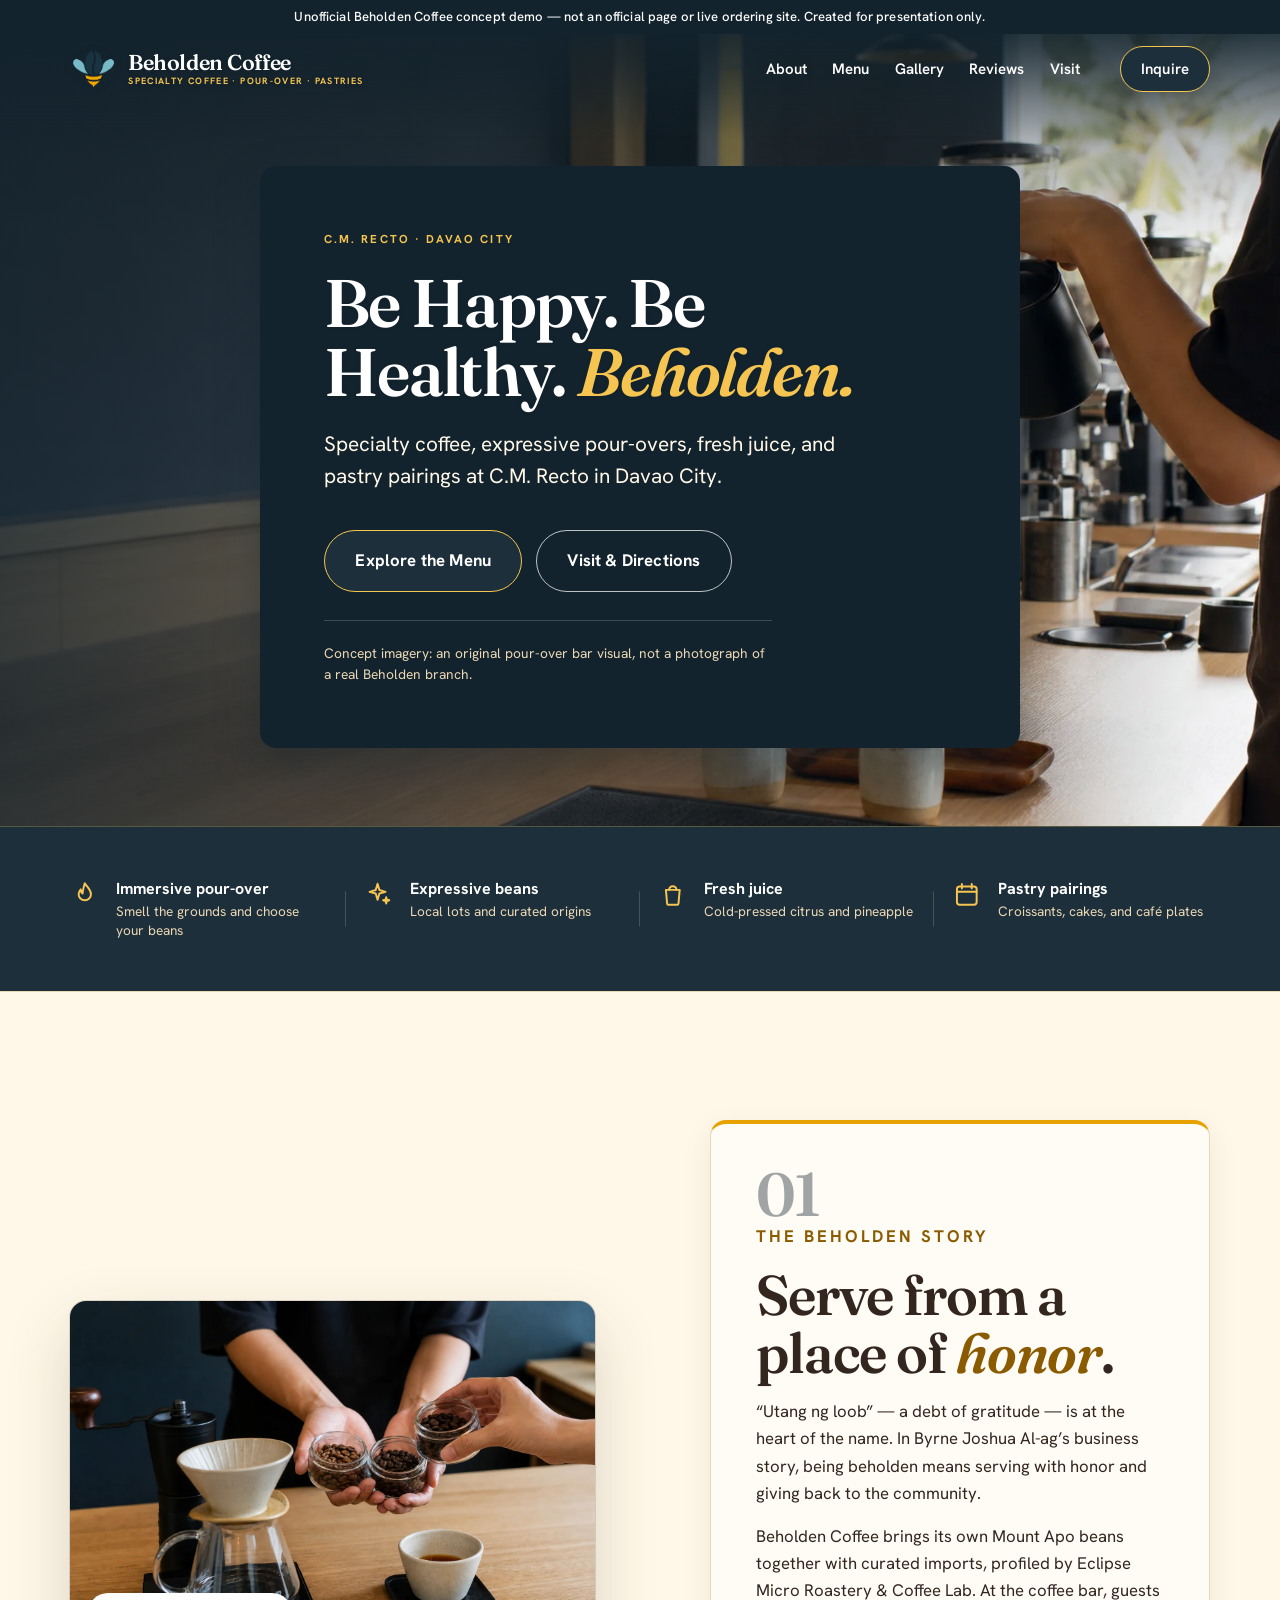
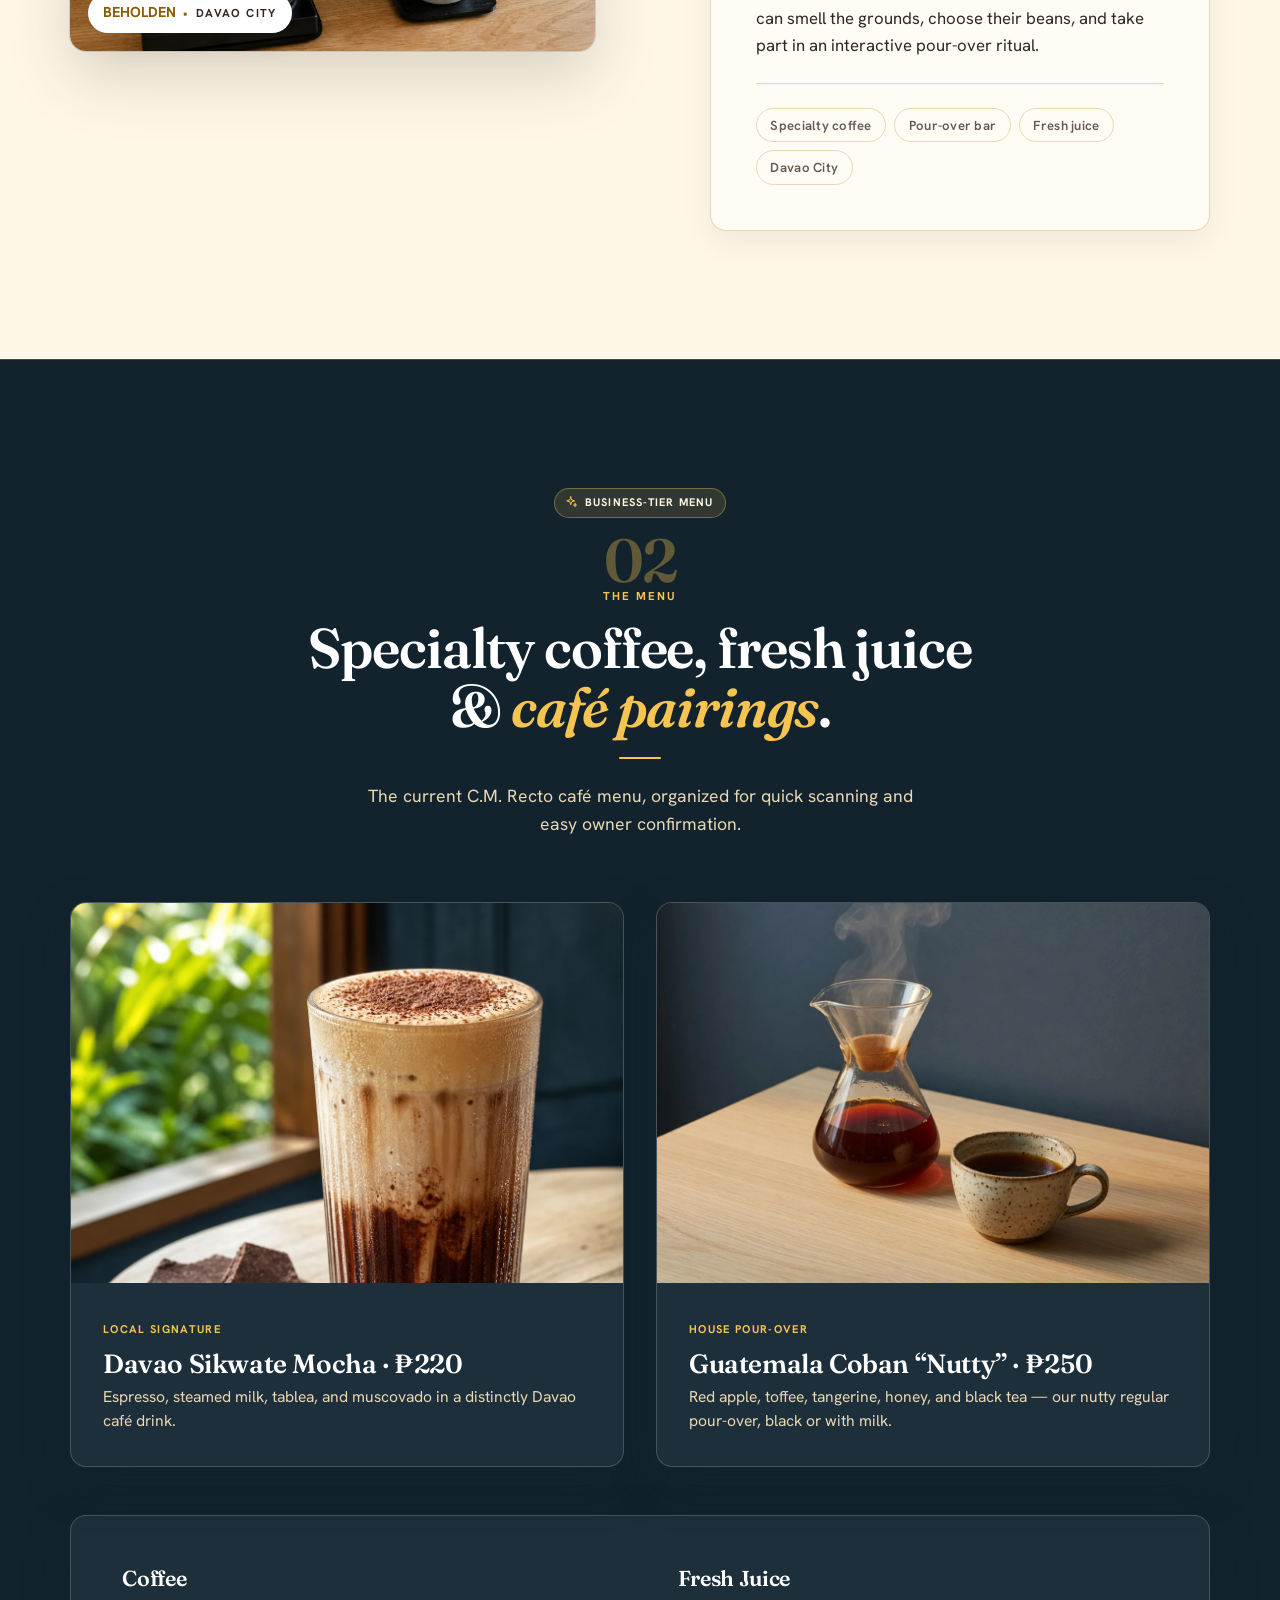
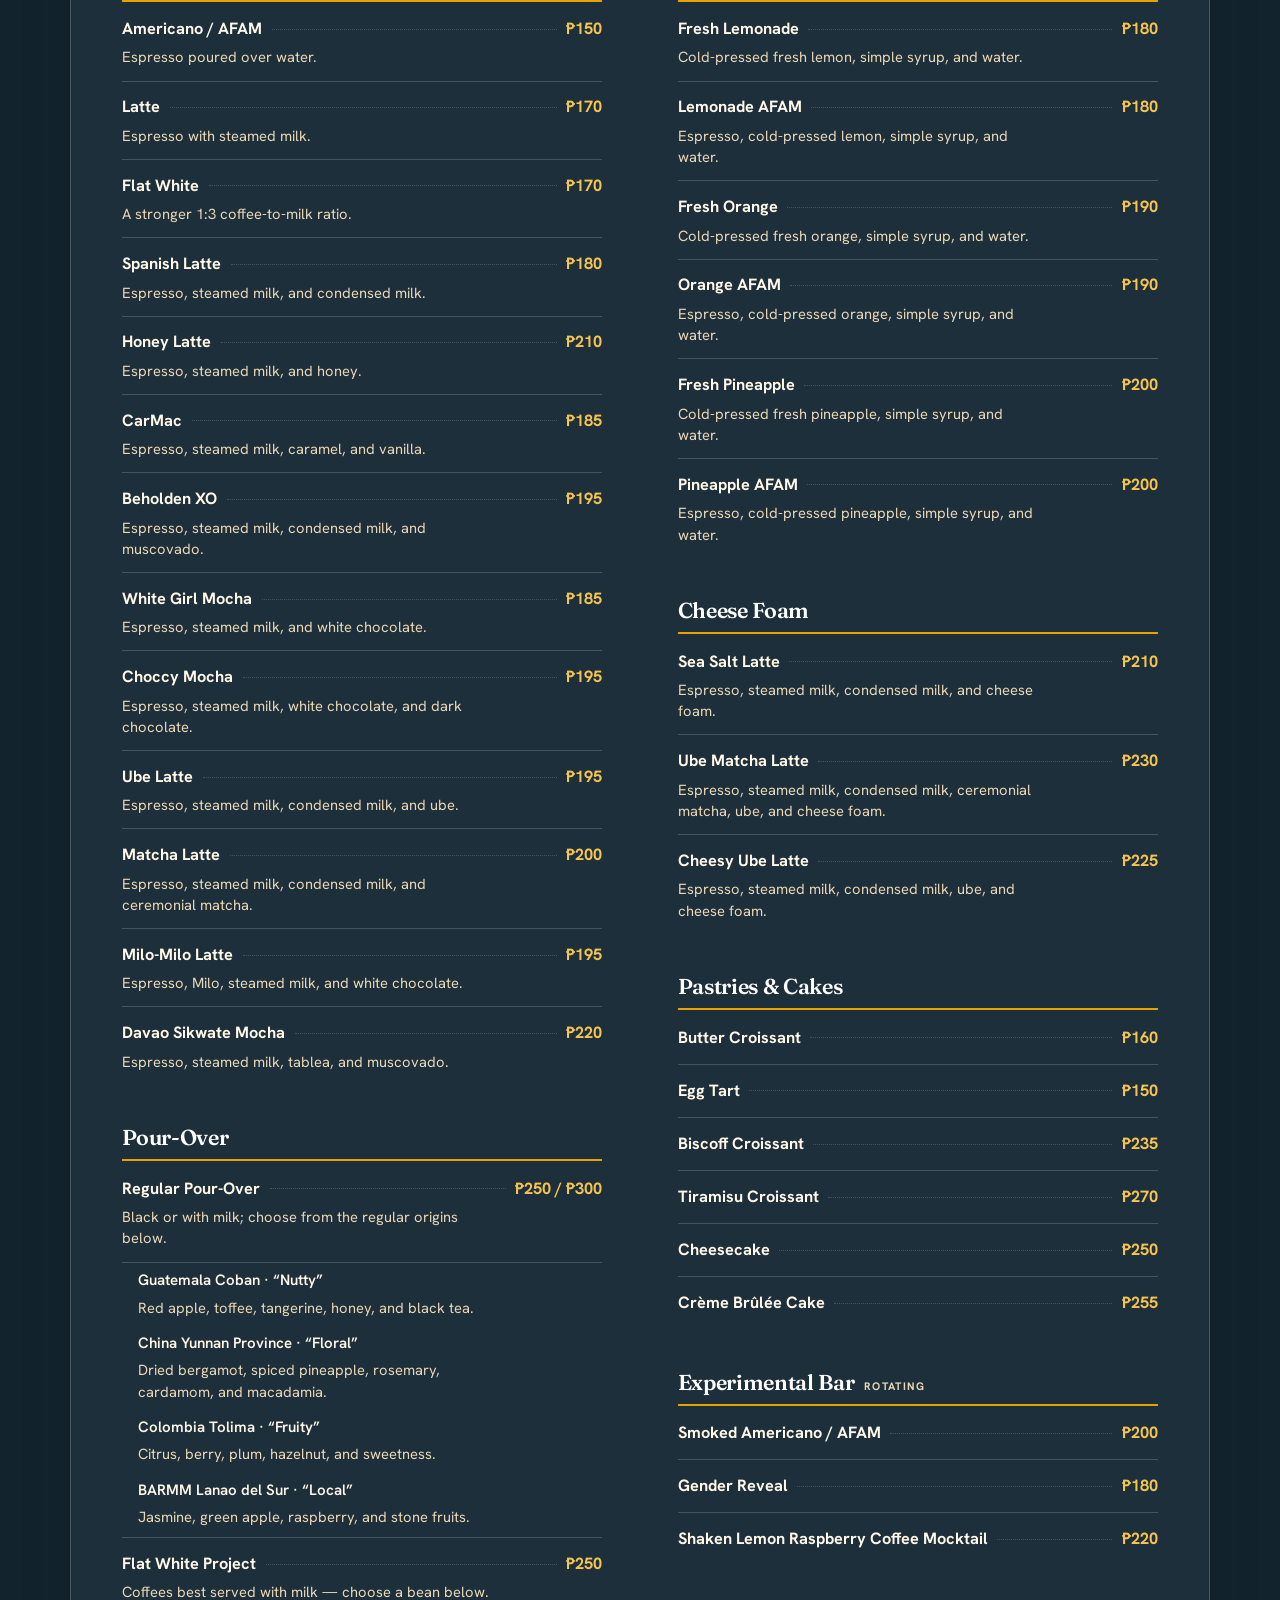
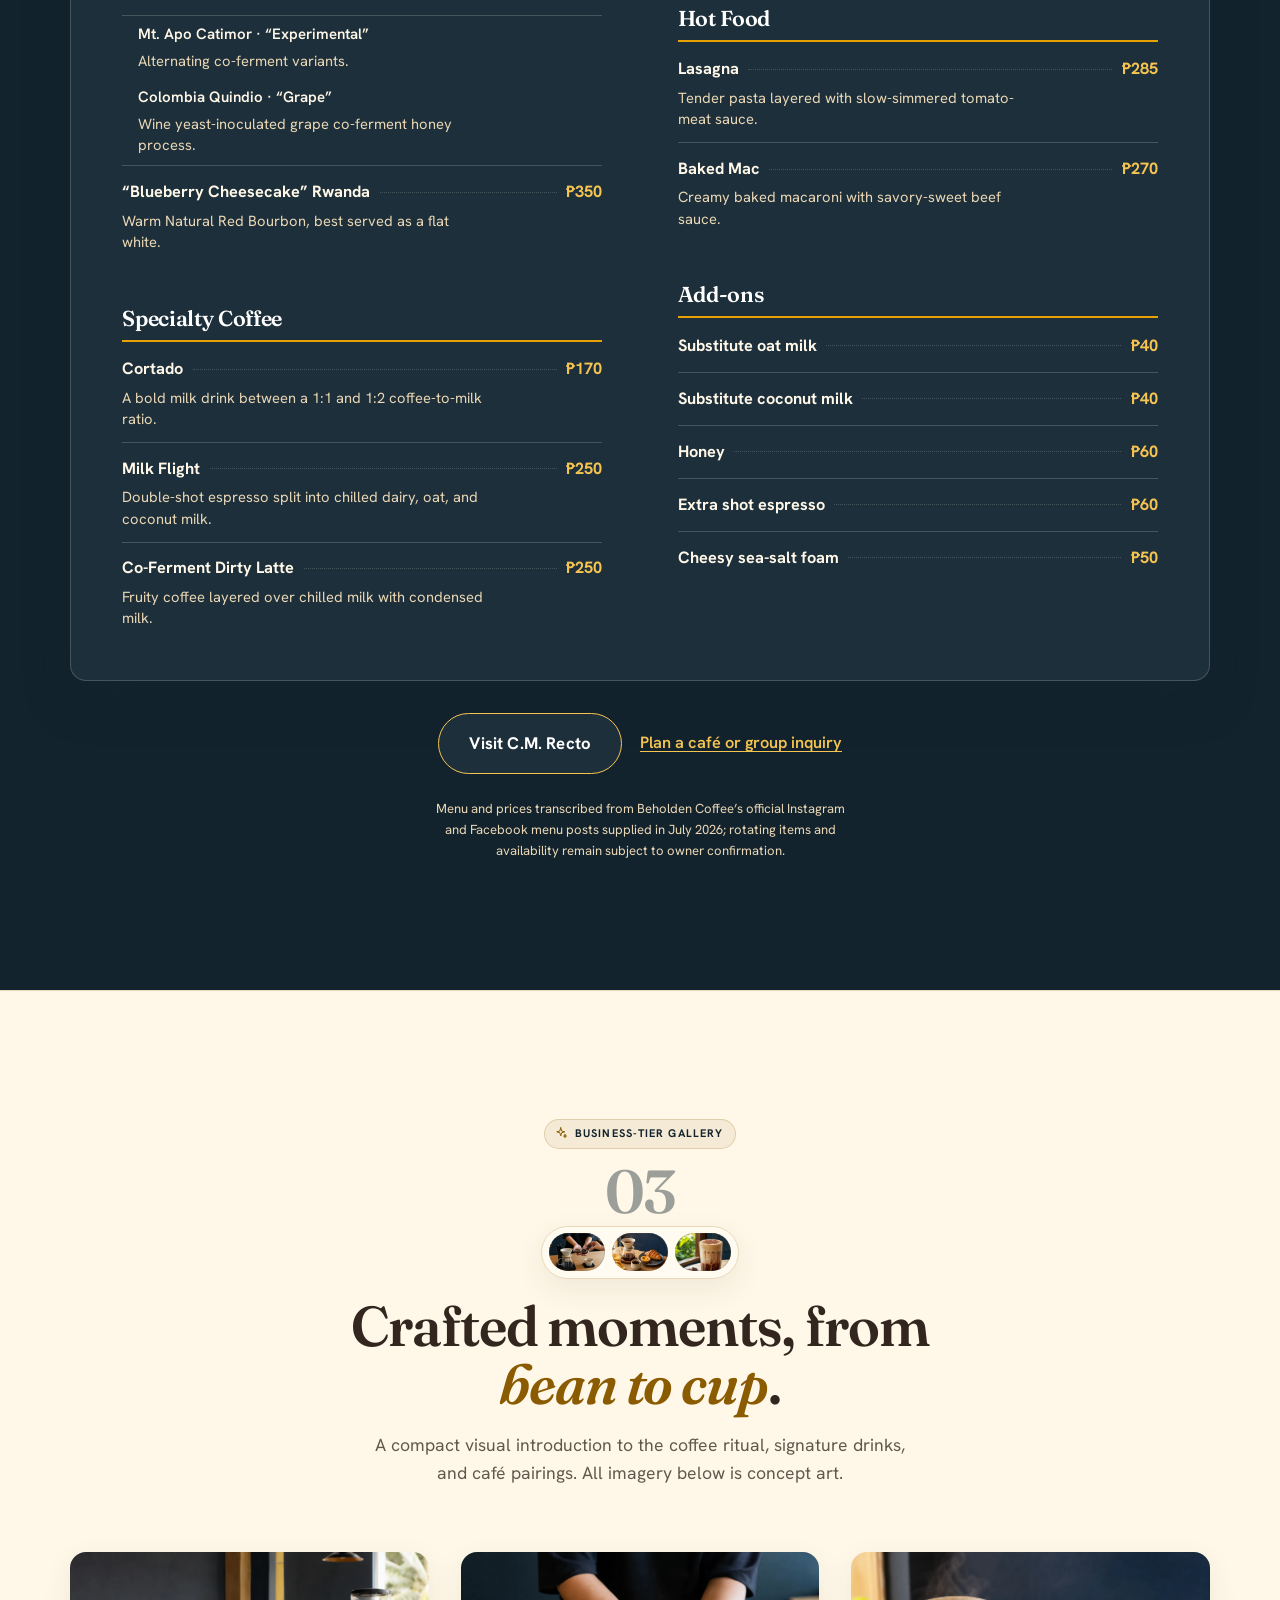
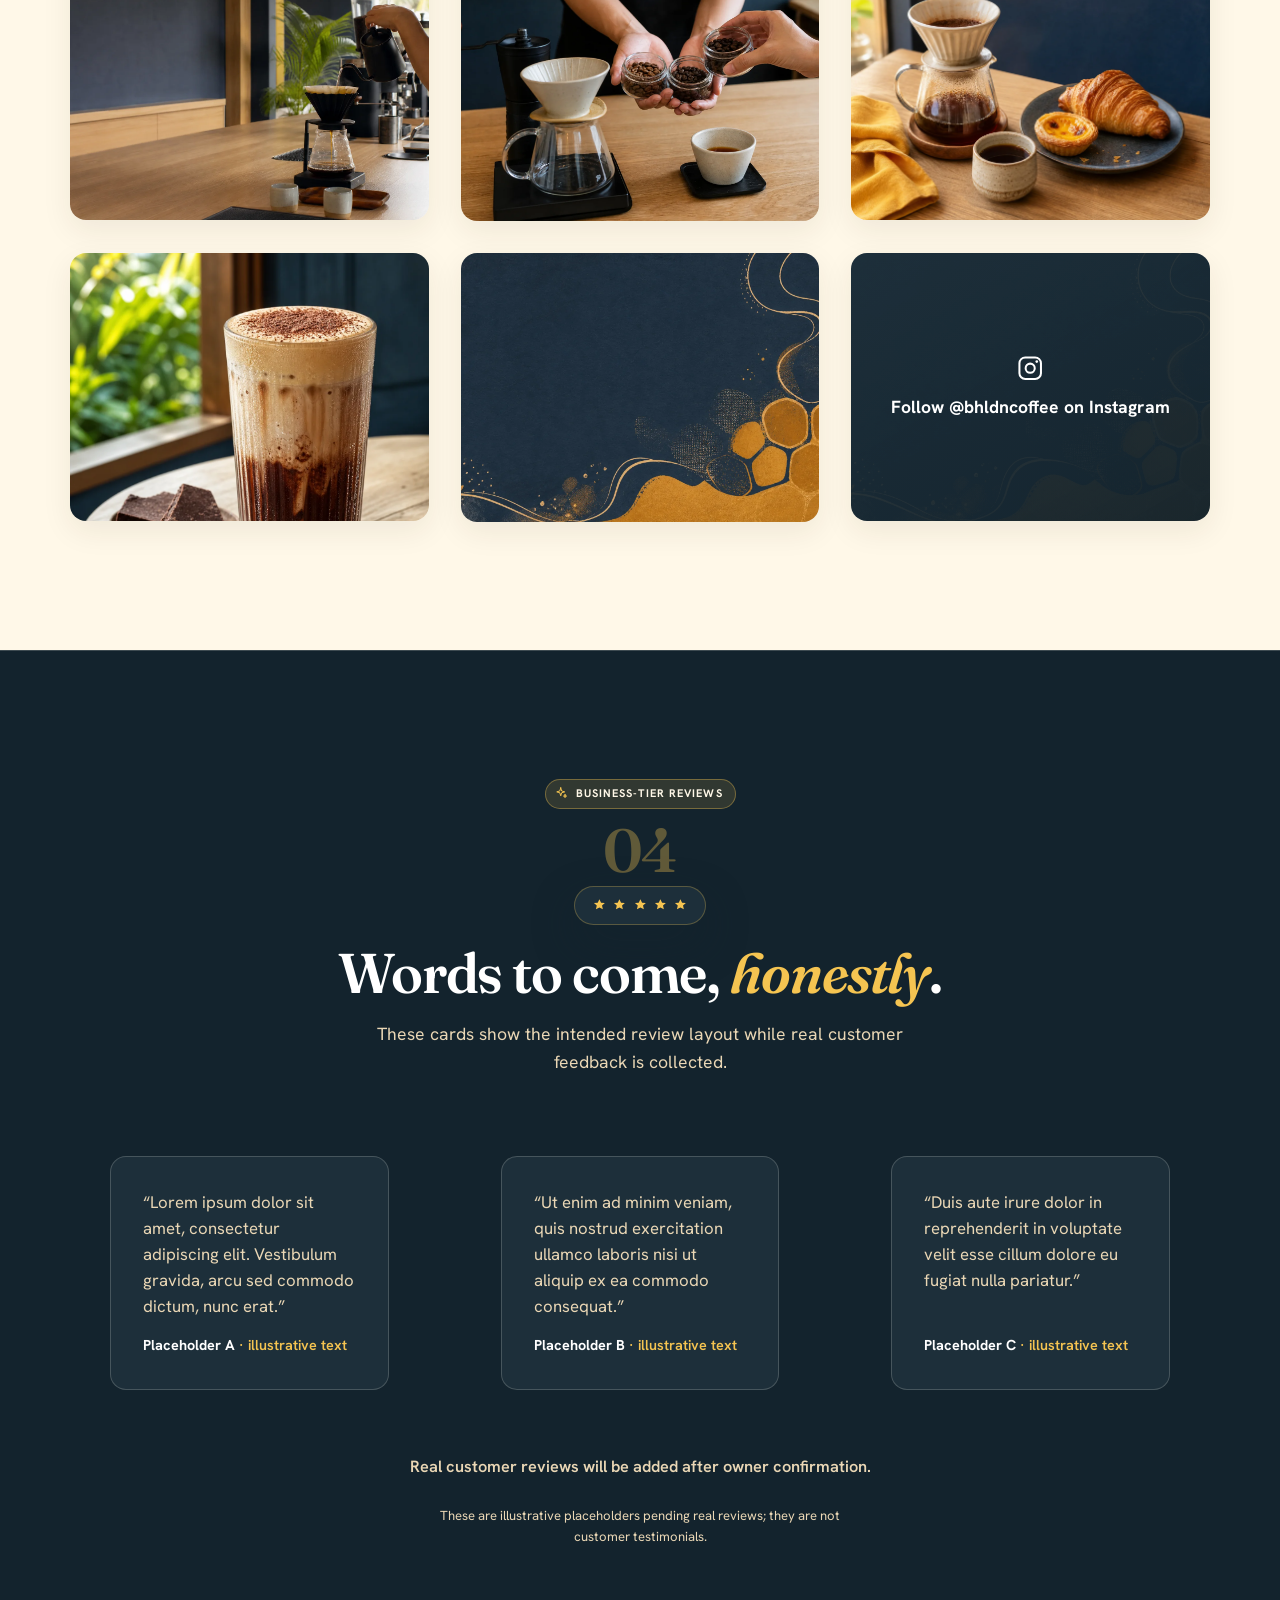
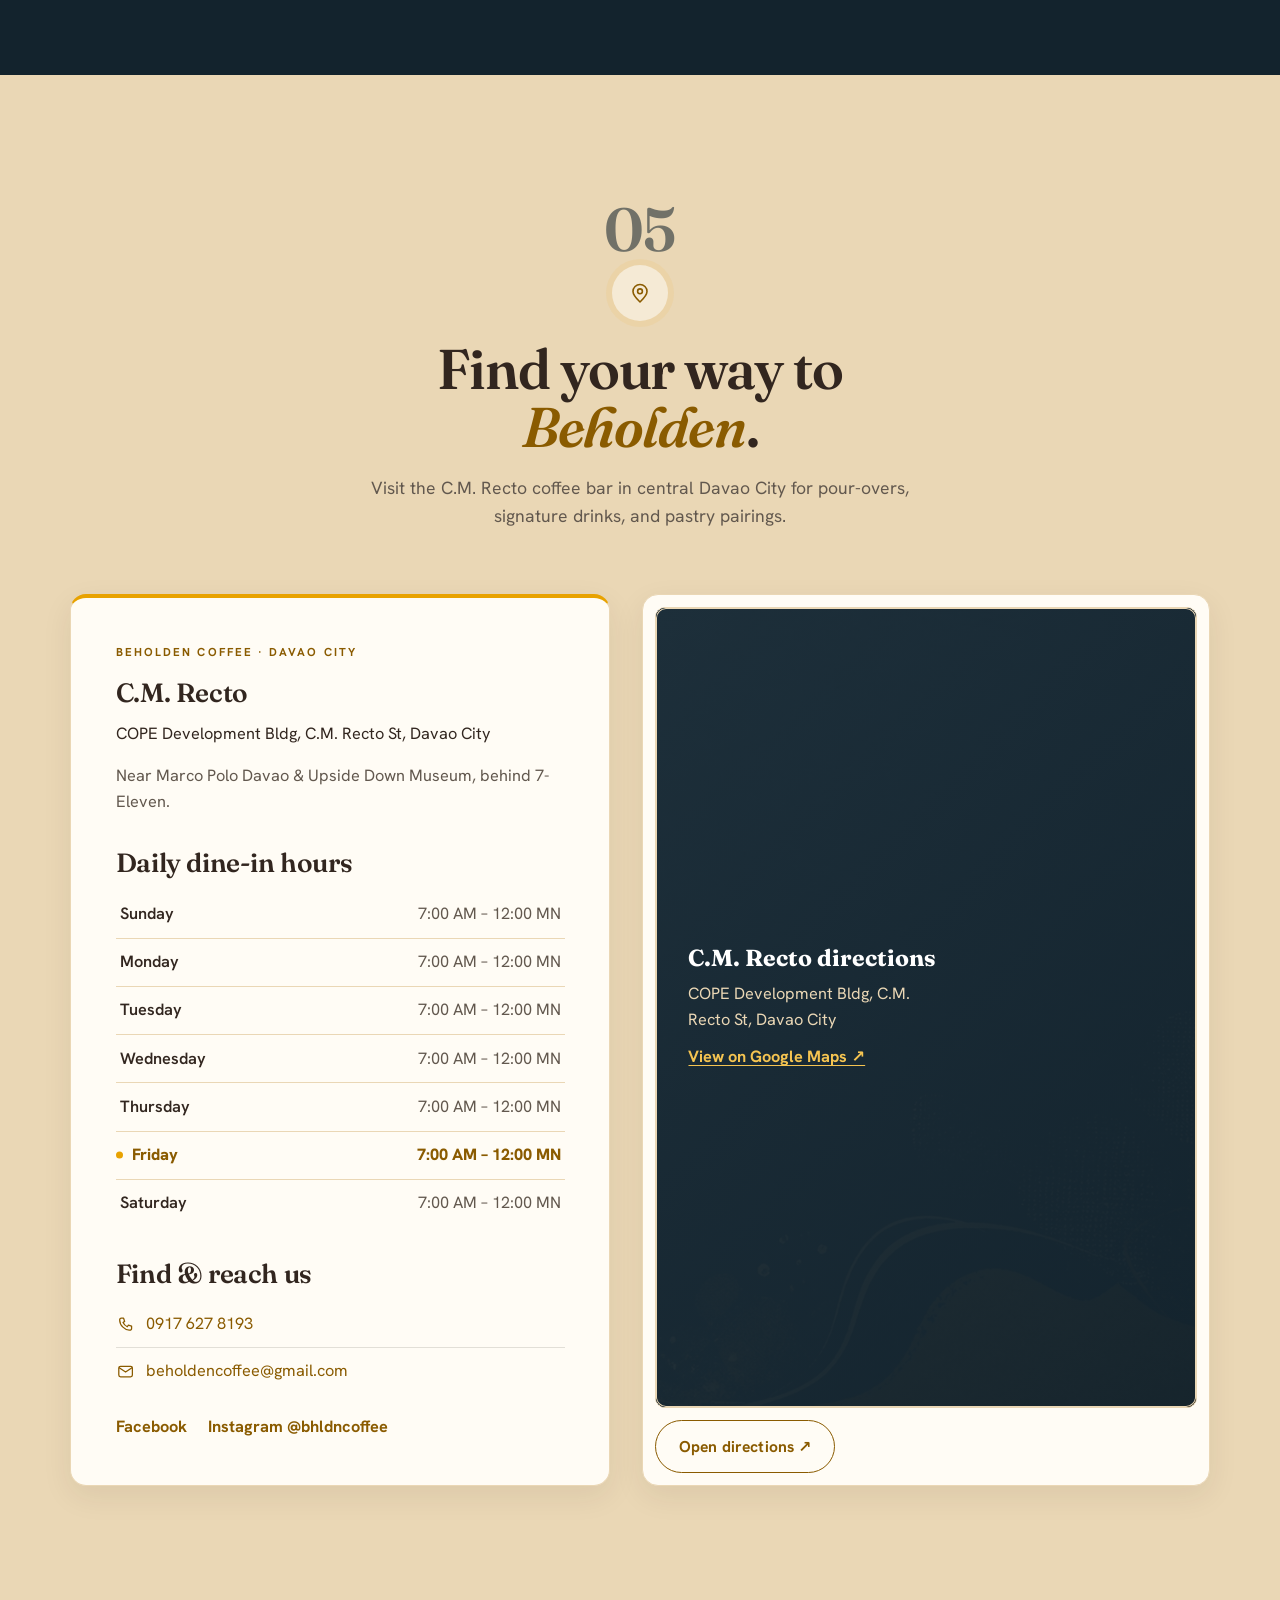
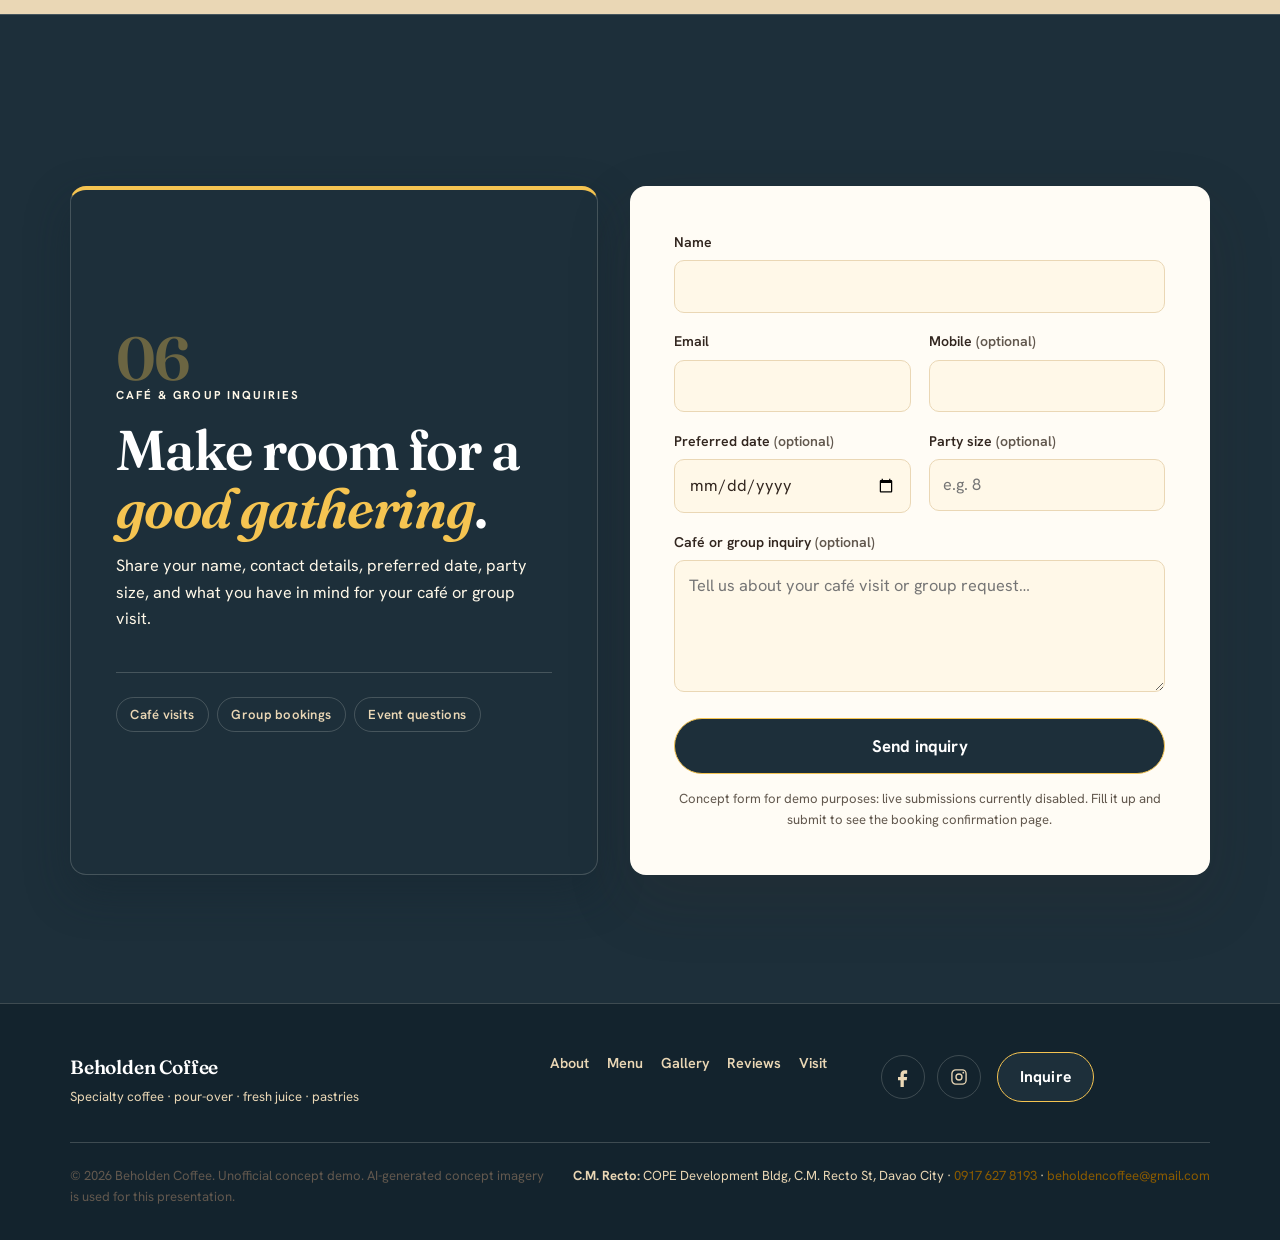
<file: index.html>
<!DOCTYPE html>
<html lang="en">
<head>
<meta charset="utf-8">
<meta name="viewport" content="width=device-width, initial-scale=1">

<title>Beholden Coffee — Specialty Coffee at C.M. Recto, Davao City</title>
<meta name="description" content="Visit Beholden Coffee at C.M. Recto in Davao City for specialty coffee, expressive pour-overs, fresh juice, pastries, and café plates.">
<meta name="theme-color" content="#E8A200">
<link rel="canonical" href="https://demo-beholdencoffee.netlify.app/">
<link rel="preload" as="image" href="/assets/hero-pour-over-bar.webp">

<!-- Teaser-demo hardening: keep this page out of search until owner confirmation. -->
<meta name="robots" content="noindex, nofollow">

<!-- Open Graph / social cards -->
<meta property="og:type" content="restaurant">
<meta property="og:site_name" content="Beholden Coffee">
<meta property="og:locale" content="en_PH">
<meta property="og:title" content="Beholden Coffee — Specialty Coffee in Davao City">
<meta property="og:description" content="Specialty coffee, expressive pour-overs, fresh juice, pastries, and café plates at C.M. Recto in Davao City.">
<meta property="og:image" content="https://demo-beholdencoffee.netlify.app/assets/hero-pour-over-bar.png">
<meta property="og:image:width" content="1672">
<meta property="og:image:height" content="941">
<meta property="og:image:alt" content="Concept imagery of a barista pouring coffee at a contemporary specialty coffee bar">
<meta property="og:url" content="https://demo-beholdencoffee.netlify.app/">
<meta name="twitter:card" content="summary_large_image">
<meta name="twitter:title" content="Beholden Coffee — Specialty Coffee in Davao City">
<meta name="twitter:description" content="Specialty coffee, expressive pour-overs, fresh juice, pastries, and café plates at C.M. Recto in Davao City.">
<meta name="twitter:image" content="https://demo-beholdencoffee.netlify.app/assets/hero-pour-over-bar.png">
<meta name="twitter:image:alt" content="Concept imagery of a barista pouring coffee at a contemporary specialty coffee bar">

<link rel="icon" href="/favicon.ico" sizes="any">
<link rel="icon" type="image/png" sizes="32x32" href="/assets/favicon-32.png">
<link rel="icon" type="image/png" sizes="16x16" href="/assets/favicon-16.png">
<link rel="apple-touch-icon" href="/assets/apple-touch-icon.png">
<link rel="manifest" href="/site.webmanifest">

<!-- Fonts — two families only: Fraunces (display) + Hanken Grotesk (text/UI) -->
<link rel="preconnect" href="https://fonts.googleapis.com">
<link rel="preconnect" href="https://fonts.gstatic.com" crossorigin>
<link href="https://fonts.googleapis.com/css2?family=Fraunces:ital,opsz,wght@0,9..144,400;0,9..144,500;0,9..144,600;0,9..144,700;1,9..144,500;1,9..144,600&amp;family=Hanken+Grotesk:wght@400;500;600;700;800&amp;display=swap" rel="stylesheet">

<link rel="stylesheet" href="/styles.css">

<!-- Structured data: the active C.M. Recto café. -->
<script type="application/ld+json">
{
  "@context": "https://schema.org",
  "@graph": [{
      "@type": "Restaurant",
      "@id": "https://demo-beholdencoffee.netlify.app/#cm-recto",
      "name": "Beholden Coffee — C.M. Recto",
      "url": "https://demo-beholdencoffee.netlify.app/#visit",
      "hasMenu": "https://demo-beholdencoffee.netlify.app/#menu",
      "telephone": "+63 917 627 8193",
      "email": "beholdencoffee@gmail.com",
      "sameAs": [
        "https://www.facebook.com/bhldncoffee/",
        "https://www.instagram.com/bhldncoffee/"
      ],
      "servesCuisine": ["Coffee", "Cafe"],
      "priceRange": "₱₱",
      "address": {
        "@type": "PostalAddress",
        "streetAddress": "COPE Development Bldg, C.M. Recto St, Davao City",
        "addressLocality": "Davao City",
        "addressCountry": "PH"
      },
      "openingHoursSpecification": [
        {
          "@type": "OpeningHoursSpecification",
          "dayOfWeek": ["Sunday", "Monday", "Tuesday", "Wednesday", "Thursday", "Friday", "Saturday"],
          "opens": "07:00",
          "closes": "24:00"
        }
      ]
    }]
}
</script>
</head>

<body>
<a class="skip-link" href="#main">Skip to content</a>

<div class="demo-banner" role="note">
  Unofficial Beholden Coffee concept demo — not an official page or live ordering site. Created for presentation only.
</div>

<!-- Inline line-icon set supporting the original logo lockup. -->
<svg width="0" height="0" style="position:absolute" aria-hidden="true" focusable="false">
  <defs>
    <symbol id="i-flame" viewBox="0 0 24 24"><path d="M12 2.6c2 3.4 5 5 5 8.9a5 5 0 0 1-10 0c0-1.6.7-2.9 1.7-3.9.1 1.7.6 2.8 1.5 3.3.2-2.8 1-5.6 1.8-8.3Z"/></symbol>
    <symbol id="i-sparkle" viewBox="0 0 24 24"><path d="M11 3l1.5 5.1L17.5 9.6 12.5 11 11 16l-1.5-5L4.5 9.6 9.5 8.1 11 3Z"/><path d="M18 14l.55 1.9 1.95.55-1.95.55L18 19l-.55-2-1.95-.55 1.95-.55L18 14Z"/></symbol>
    <symbol id="i-bag" viewBox="0 0 24 24"><path d="M6.4 8h11.2l-1 11.1a1 1 0 0 1-1 .9H8.4a1 1 0 0 1-1-.9L6.4 8Z"/><path d="M9 8a3 3 0 0 1 6 0"/></symbol>
    <symbol id="i-calendar" viewBox="0 0 24 24"><rect x="4" y="5.2" width="16" height="14.8" rx="2.2"/><path d="M4 9.6h16"/><path d="M8 3.2v3.6M16 3.2v3.6"/></symbol>
    <symbol id="i-pin" viewBox="0 0 24 24"><path d="M12 21c4.2-4 7-7.1 7-10.5A7 7 0 0 0 5 10.5C5 13.9 7.8 17 12 21Z"/><circle cx="12" cy="10.3" r="2.4"/></symbol>
    <symbol id="i-phone" viewBox="0 0 24 24"><path d="M6.6 4h2.9l1.3 4-2 1.4a11 11 0 0 0 5.3 5.3l1.4-2 4 1.3v2.9a2 2 0 0 1-2.2 2C11.2 19.4 4.6 12.8 4.6 6.2A2 2 0 0 1 6.6 4Z"/></symbol>
    <symbol id="i-mail" viewBox="0 0 24 24"><rect x="3.5" y="5.5" width="17" height="13" rx="2.2"/><path d="M4 7.2l8 5.4 8-5.4"/></symbol>
    <symbol id="i-chat" viewBox="0 0 24 24"><path d="M5 5h14a1 1 0 0 1 1 1v8a1 1 0 0 1-1 1h-8.5L6 19v-3.2H5a1 1 0 0 1-1-1V6a1 1 0 0 1 1-1Z"/></symbol>
    <symbol id="i-star" viewBox="0 0 24 24"><path d="M12 3.2l2.4 4.95 5.45.55-4.1 3.62 1.2 5.33L12 14.9l-4.95 2.75 1.2-5.33-4.1-3.62 5.45-.55L12 3.2Z"/></symbol>
    <symbol id="i-instagram" viewBox="0 0 24 24"><rect x="3.5" y="3.5" width="17" height="17" rx="4.6"/><circle cx="12" cy="12" r="3.6"/><circle cx="17.2" cy="6.8" r="1.05" fill="currentColor" stroke="none"/></symbol>
  </defs>
</svg>

<!-- HEADER / NAV -->
<header class="site-header" id="top">
  <div class="container header-inner">
    <a class="brand" href="#top" aria-label="Beholden Coffee home">
      <img class="brand-logo" src="/assets/beholden-mark.webp" alt="" width="47" height="42">
      <span class="brand-name">Beholden Coffee<span class="brand-sub">Specialty Coffee · Pour-over · Pastries</span></span>
    </a>

    <nav class="nav" id="nav" aria-label="Primary">
      <a href="#about">About</a>
      <a href="#menu">Menu</a>
      <a href="#gallery">Gallery</a>
      <a href="#reviews">Reviews</a>
      <a href="#visit">Visit</a>
      <a class="btn btn-primary nav-cta" href="#book">Inquire</a>
    </nav>

    <button class="nav-toggle" id="navToggle" aria-label="Open menu" aria-expanded="false" aria-controls="nav">
      <span></span><span></span><span></span>
    </button>
  </div>
</header>

<main id="main">
<!-- HERO -->
<section class="hero" id="hero">
  <div class="hero-bg" aria-hidden="true"></div>
  <div class="container hero-inner reveal">
    <p class="eyebrow">C.M. Recto · Davao City</p>
    <h1 class="hero-title">Be Happy. Be Healthy. <em>Beholden.</em></h1>
    <p class="hero-sub">Specialty coffee, expressive pour-overs, fresh juice, and pastry pairings at C.M. Recto in Davao City.</p>
    <div class="hero-actions">
      <a class="btn btn-primary btn-lg" href="#menu">Explore the Menu</a>
      <a class="btn btn-ghost btn-lg" href="#visit">Visit &amp; Directions</a>
    </div>
    <p class="hero-note"><span>Concept imagery: an original pour-over bar visual, not a photograph of a real Beholden branch.</span></p>
  </div>
</section>

<!-- FEATURE STRIP -->
<section class="strip" aria-label="Beholden Coffee highlights">
  <div class="container strip-grid">
    <div class="strip-item"><svg class="ic" aria-hidden="true"><use href="#i-flame"/></svg><div><strong>Immersive pour-over</strong><span>Smell the grounds and choose your beans</span></div></div>
    <div class="strip-item"><svg class="ic" aria-hidden="true"><use href="#i-sparkle"/></svg><div><strong>Expressive beans</strong><span>Local lots and curated origins</span></div></div>
    <div class="strip-item"><svg class="ic" aria-hidden="true"><use href="#i-bag"/></svg><div><strong>Fresh juice</strong><span>Cold-pressed citrus and pineapple</span></div></div>
    <div class="strip-item"><svg class="ic" aria-hidden="true"><use href="#i-calendar"/></svg><div><strong>Pastry pairings</strong><span>Croissants, cakes, and café plates</span></div></div>
  </div>
</section>

<!-- ABOUT -->
<section class="section about" id="about">
  <div class="container about-grid">
    <div class="about-media reveal">
      <img src="/assets/bean-selection-ritual.webp" alt="Concept imagery of anonymous hands choosing among open jars of roasted coffee beans beside pour-over equipment; not a real branch photo" width="1536" height="1024" loading="lazy">
      <span class="about-stamp"><span class="stamp-ko">BEHOLDEN</span> <span class="stamp-dot" aria-hidden="true">•</span> Davao City</span>
    </div>
    <div class="about-copy reveal">
      <span class="section-num" aria-hidden="true">01</span>
      <p class="eyebrow">The Beholden story</p>
      <h2>Serve from a place of <em>honor</em>.</h2>
      <p>“Utang ng loob” — a debt of gratitude — is at the heart of the name. In Byrne Joshua Al-ag’s business story, being beholden means serving with honor and giving back to the community.</p>
      <p>Beholden Coffee brings its own Mount Apo beans together with curated imports, profiled by Eclipse Micro Roastery &amp; Coffee Lab. At the coffee bar, guests can smell the grounds, choose their beans, and take part in an interactive pour-over ritual.</p>
      <ul class="about-tags">
        <li>Specialty coffee</li><li>Pour-over bar</li><li>Fresh juice</li><li>Davao City</li>
      </ul>
    </div>
  </div>
</section>

<!-- MENU — full priced board; confirm before any public commercial launch. -->
<section class="section menu section--dark" id="menu">
  <div class="container">
    <div class="section-head reveal">
      <span class="tier-badge"><svg class="ic" aria-hidden="true"><use href="#i-sparkle"/></svg>Business-tier menu</span>
      <span class="section-num" aria-hidden="true">02</span>
      <p class="eyebrow">The menu</p>
      <h2>Specialty coffee, fresh juice &amp; <em>café pairings</em>.</h2>
      <p class="section-lead">The current C.M. Recto café menu, organized for quick scanning and easy owner confirmation.</p>
    </div>

    <div class="featured-grid reveal">
      <article class="featured-card">
        <img src="/assets/davao-creamy-mocha.webp" alt="Concept imagery of a chilled layered Davao creamy mocha in a ridged glass; not a real product photograph" loading="lazy">
        <div class="featured-body">
          <span class="badge">Local signature</span>
          <h3>Davao Sikwate Mocha · ₱220</h3>
          <p>Espresso, steamed milk, tablea, and muscovado in a distinctly Davao café drink.</p>
        </div>
      </article>
      <article class="featured-card">
        <img src="/assets/nutty-pour-over.webp" alt="Concept imagery of a single pour-over coffee served in a glass carafe beside a ceramic cup; not a real product photograph" loading="lazy">
        <div class="featured-body">
          <span class="badge">House pour-over</span>
          <h3>Guatemala Coban “Nutty” · ₱250</h3>
          <p>Red apple, toffee, tangerine, honey, and black tea — our nutty regular pour-over, black or with milk.</p>
        </div>
      </article>
    </div>

    <div class="menu-panel reveal">
      <div class="menu-board">
        <!-- Two-column board: categories ordered so tall + mid-size blocks pack
             without empty grid cells or orphan short columns. Same items/categories. -->
        <div class="menu-cat">
          <h3 class="menu-cat-title">Coffee</h3>
          <ul class="menu-list">
            <li class="menu-item"><div class="mi-head"><span class="mi-name">Americano / AFAM</span><span class="mi-dots" aria-hidden="true"></span><span class="mi-price">₱150</span></div><p class="mi-desc">Espresso poured over water.</p></li>
            <li class="menu-item"><div class="mi-head"><span class="mi-name">Latte</span><span class="mi-dots" aria-hidden="true"></span><span class="mi-price">₱170</span></div><p class="mi-desc">Espresso with steamed milk.</p></li>
            <li class="menu-item"><div class="mi-head"><span class="mi-name">Flat White</span><span class="mi-dots" aria-hidden="true"></span><span class="mi-price">₱170</span></div><p class="mi-desc">A stronger 1:3 coffee-to-milk ratio.</p></li>
            <li class="menu-item"><div class="mi-head"><span class="mi-name">Spanish Latte</span><span class="mi-dots" aria-hidden="true"></span><span class="mi-price">₱180</span></div><p class="mi-desc">Espresso, steamed milk, and condensed milk.</p></li>
            <li class="menu-item"><div class="mi-head"><span class="mi-name">Honey Latte</span><span class="mi-dots" aria-hidden="true"></span><span class="mi-price">₱210</span></div><p class="mi-desc">Espresso, steamed milk, and honey.</p></li>
            <li class="menu-item"><div class="mi-head"><span class="mi-name">CarMac</span><span class="mi-dots" aria-hidden="true"></span><span class="mi-price">₱185</span></div><p class="mi-desc">Espresso, steamed milk, caramel, and vanilla.</p></li>
            <li class="menu-item"><div class="mi-head"><span class="mi-name">Beholden XO</span><span class="mi-dots" aria-hidden="true"></span><span class="mi-price">₱195</span></div><p class="mi-desc">Espresso, steamed milk, condensed milk, and muscovado.</p></li>
            <li class="menu-item"><div class="mi-head"><span class="mi-name">White Girl Mocha</span><span class="mi-dots" aria-hidden="true"></span><span class="mi-price">₱185</span></div><p class="mi-desc">Espresso, steamed milk, and white chocolate.</p></li>
            <li class="menu-item"><div class="mi-head"><span class="mi-name">Choccy Mocha</span><span class="mi-dots" aria-hidden="true"></span><span class="mi-price">₱195</span></div><p class="mi-desc">Espresso, steamed milk, white chocolate, and dark chocolate.</p></li>
            <li class="menu-item"><div class="mi-head"><span class="mi-name">Ube Latte</span><span class="mi-dots" aria-hidden="true"></span><span class="mi-price">₱195</span></div><p class="mi-desc">Espresso, steamed milk, condensed milk, and ube.</p></li>
            <li class="menu-item"><div class="mi-head"><span class="mi-name">Matcha Latte</span><span class="mi-dots" aria-hidden="true"></span><span class="mi-price">₱200</span></div><p class="mi-desc">Espresso, steamed milk, condensed milk, and ceremonial matcha.</p></li>
            <li class="menu-item"><div class="mi-head"><span class="mi-name">Milo-Milo Latte</span><span class="mi-dots" aria-hidden="true"></span><span class="mi-price">₱195</span></div><p class="mi-desc">Espresso, Milo, steamed milk, and white chocolate.</p></li>
            <li class="menu-item"><div class="mi-head"><span class="mi-name">Davao Sikwate Mocha</span><span class="mi-dots" aria-hidden="true"></span><span class="mi-price">₱220</span></div><p class="mi-desc">Espresso, steamed milk, tablea, and muscovado.</p></li>
          </ul>
        </div>

        <div class="menu-cat">
          <h3 class="menu-cat-title">Pour-Over</h3>
          <ul class="menu-list">
            <li class="menu-item"><div class="mi-head"><span class="mi-name">Regular Pour-Over</span><span class="mi-dots" aria-hidden="true"></span><span class="mi-price">₱250 / ₱300</span></div><p class="mi-desc">Black or with milk; choose from the regular origins below.</p></li>
            <li class="menu-item menu-item--sub"><div class="mi-head"><span class="mi-name">Guatemala Coban · “Nutty”</span><span class="mi-dots" aria-hidden="true"></span></div><p class="mi-desc">Red apple, toffee, tangerine, honey, and black tea.</p></li>
            <li class="menu-item menu-item--sub"><div class="mi-head"><span class="mi-name">China Yunnan Province · “Floral”</span><span class="mi-dots" aria-hidden="true"></span></div><p class="mi-desc">Dried bergamot, spiced pineapple, rosemary, cardamom, and macadamia.</p></li>
            <li class="menu-item menu-item--sub"><div class="mi-head"><span class="mi-name">Colombia Tolima · “Fruity”</span><span class="mi-dots" aria-hidden="true"></span></div><p class="mi-desc">Citrus, berry, plum, hazelnut, and sweetness.</p></li>
            <li class="menu-item menu-item--sub"><div class="mi-head"><span class="mi-name">BARMM Lanao del Sur · “Local”</span><span class="mi-dots" aria-hidden="true"></span></div><p class="mi-desc">Jasmine, green apple, raspberry, and stone fruits.</p></li>
            <li class="menu-item"><div class="mi-head"><span class="mi-name">Flat White Project</span><span class="mi-dots" aria-hidden="true"></span><span class="mi-price">₱250</span></div><p class="mi-desc">Coffees best served with milk — choose a bean below.</p></li>
            <li class="menu-item menu-item--sub"><div class="mi-head"><span class="mi-name">Mt. Apo Catimor · “Experimental”</span><span class="mi-dots" aria-hidden="true"></span></div><p class="mi-desc">Alternating co-ferment variants.</p></li>
            <li class="menu-item menu-item--sub"><div class="mi-head"><span class="mi-name">Colombia Quindio · “Grape”</span><span class="mi-dots" aria-hidden="true"></span></div><p class="mi-desc">Wine yeast-inoculated grape co-ferment honey process.</p></li>
            <li class="menu-item"><div class="mi-head"><span class="mi-name">“Blueberry Cheesecake” Rwanda</span><span class="mi-dots" aria-hidden="true"></span><span class="mi-price">₱350</span></div><p class="mi-desc">Warm Natural Red Bourbon, best served as a flat white.</p></li>
          </ul>
        </div>

        <div class="menu-cat">
          <h3 class="menu-cat-title">Specialty Coffee</h3>
          <ul class="menu-list">
            <li class="menu-item"><div class="mi-head"><span class="mi-name">Cortado</span><span class="mi-dots" aria-hidden="true"></span><span class="mi-price">₱170</span></div><p class="mi-desc">A bold milk drink between a 1:1 and 1:2 coffee-to-milk ratio.</p></li>
            <li class="menu-item"><div class="mi-head"><span class="mi-name">Milk Flight</span><span class="mi-dots" aria-hidden="true"></span><span class="mi-price">₱250</span></div><p class="mi-desc">Double-shot espresso split into chilled dairy, oat, and coconut milk.</p></li>
            <li class="menu-item"><div class="mi-head"><span class="mi-name">Co-Ferment Dirty Latte</span><span class="mi-dots" aria-hidden="true"></span><span class="mi-price">₱250</span></div><p class="mi-desc">Fruity coffee layered over chilled milk with condensed milk.</p></li>
          </ul>
        </div>

        <div class="menu-cat">
          <h3 class="menu-cat-title">Fresh Juice</h3>
          <ul class="menu-list">
            <li class="menu-item"><div class="mi-head"><span class="mi-name">Fresh Lemonade</span><span class="mi-dots" aria-hidden="true"></span><span class="mi-price">₱180</span></div><p class="mi-desc">Cold-pressed fresh lemon, simple syrup, and water.</p></li>
            <li class="menu-item"><div class="mi-head"><span class="mi-name">Lemonade AFAM</span><span class="mi-dots" aria-hidden="true"></span><span class="mi-price">₱180</span></div><p class="mi-desc">Espresso, cold-pressed lemon, simple syrup, and water.</p></li>
            <li class="menu-item"><div class="mi-head"><span class="mi-name">Fresh Orange</span><span class="mi-dots" aria-hidden="true"></span><span class="mi-price">₱190</span></div><p class="mi-desc">Cold-pressed fresh orange, simple syrup, and water.</p></li>
            <li class="menu-item"><div class="mi-head"><span class="mi-name">Orange AFAM</span><span class="mi-dots" aria-hidden="true"></span><span class="mi-price">₱190</span></div><p class="mi-desc">Espresso, cold-pressed orange, simple syrup, and water.</p></li>
            <li class="menu-item"><div class="mi-head"><span class="mi-name">Fresh Pineapple</span><span class="mi-dots" aria-hidden="true"></span><span class="mi-price">₱200</span></div><p class="mi-desc">Cold-pressed fresh pineapple, simple syrup, and water.</p></li>
            <li class="menu-item"><div class="mi-head"><span class="mi-name">Pineapple AFAM</span><span class="mi-dots" aria-hidden="true"></span><span class="mi-price">₱200</span></div><p class="mi-desc">Espresso, cold-pressed pineapple, simple syrup, and water.</p></li>
          </ul>
        </div>

        <div class="menu-cat">
          <h3 class="menu-cat-title">Cheese Foam</h3>
          <ul class="menu-list">
            <li class="menu-item"><div class="mi-head"><span class="mi-name">Sea Salt Latte</span><span class="mi-dots" aria-hidden="true"></span><span class="mi-price">₱210</span></div><p class="mi-desc">Espresso, steamed milk, condensed milk, and cheese foam.</p></li>
            <li class="menu-item"><div class="mi-head"><span class="mi-name">Ube Matcha Latte</span><span class="mi-dots" aria-hidden="true"></span><span class="mi-price">₱230</span></div><p class="mi-desc">Espresso, steamed milk, condensed milk, ceremonial matcha, ube, and cheese foam.</p></li>
            <li class="menu-item"><div class="mi-head"><span class="mi-name">Cheesy Ube Latte</span><span class="mi-dots" aria-hidden="true"></span><span class="mi-price">₱225</span></div><p class="mi-desc">Espresso, steamed milk, condensed milk, ube, and cheese foam.</p></li>
          </ul>
        </div>

        <div class="menu-cat">
          <h3 class="menu-cat-title">Pastries &amp; Cakes</h3>
          <ul class="menu-list">
            <li class="menu-item"><div class="mi-head"><span class="mi-name">Butter Croissant</span><span class="mi-dots" aria-hidden="true"></span><span class="mi-price">₱160</span></div></li>
            <li class="menu-item"><div class="mi-head"><span class="mi-name">Egg Tart</span><span class="mi-dots" aria-hidden="true"></span><span class="mi-price">₱150</span></div></li>
            <li class="menu-item"><div class="mi-head"><span class="mi-name">Biscoff Croissant</span><span class="mi-dots" aria-hidden="true"></span><span class="mi-price">₱235</span></div></li>
            <li class="menu-item"><div class="mi-head"><span class="mi-name">Tiramisu Croissant</span><span class="mi-dots" aria-hidden="true"></span><span class="mi-price">₱270</span></div></li>
            <li class="menu-item"><div class="mi-head"><span class="mi-name">Cheesecake</span><span class="mi-dots" aria-hidden="true"></span><span class="mi-price">₱250</span></div></li>
            <li class="menu-item"><div class="mi-head"><span class="mi-name">Crème Brûlée Cake</span><span class="mi-dots" aria-hidden="true"></span><span class="mi-price">₱255</span></div></li>
          </ul>
        </div>

        <div class="menu-cat">
          <h3 class="menu-cat-title">Experimental Bar <span class="menu-cat-note">Rotating</span></h3>
          <ul class="menu-list">
            <li class="menu-item"><div class="mi-head"><span class="mi-name">Smoked Americano / AFAM</span><span class="mi-dots" aria-hidden="true"></span><span class="mi-price">₱200</span></div></li>
            <li class="menu-item"><div class="mi-head"><span class="mi-name">Gender Reveal</span><span class="mi-dots" aria-hidden="true"></span><span class="mi-price">₱180</span></div></li>
            <li class="menu-item"><div class="mi-head"><span class="mi-name">Shaken Lemon Raspberry Coffee Mocktail</span><span class="mi-dots" aria-hidden="true"></span><span class="mi-price">₱220</span></div></li>
          </ul>
        </div>

        <div class="menu-cat">
          <h3 class="menu-cat-title">Hot Food</h3>
          <ul class="menu-list">
            <li class="menu-item"><div class="mi-head"><span class="mi-name">Lasagna</span><span class="mi-dots" aria-hidden="true"></span><span class="mi-price">₱285</span></div><p class="mi-desc">Tender pasta layered with slow-simmered tomato-meat sauce.</p></li>
            <li class="menu-item"><div class="mi-head"><span class="mi-name">Baked Mac</span><span class="mi-dots" aria-hidden="true"></span><span class="mi-price">₱270</span></div><p class="mi-desc">Creamy baked macaroni with savory-sweet beef sauce.</p></li>
          </ul>
        </div>

        <div class="menu-cat">
          <h3 class="menu-cat-title">Add-ons</h3>
          <ul class="menu-list">
            <li class="menu-item"><div class="mi-head"><span class="mi-name">Substitute oat milk</span><span class="mi-dots" aria-hidden="true"></span><span class="mi-price">₱40</span></div></li>
            <li class="menu-item"><div class="mi-head"><span class="mi-name">Substitute coconut milk</span><span class="mi-dots" aria-hidden="true"></span><span class="mi-price">₱40</span></div></li>
            <li class="menu-item"><div class="mi-head"><span class="mi-name">Honey</span><span class="mi-dots" aria-hidden="true"></span><span class="mi-price">₱60</span></div></li>
            <li class="menu-item"><div class="mi-head"><span class="mi-name">Extra shot espresso</span><span class="mi-dots" aria-hidden="true"></span><span class="mi-price">₱60</span></div></li>
            <li class="menu-item"><div class="mi-head"><span class="mi-name">Cheesy sea-salt foam</span><span class="mi-dots" aria-hidden="true"></span><span class="mi-price">₱50</span></div></li>
          </ul>
        </div>
      </div>
    </div>

    <div class="menu-cta reveal">
      <a class="btn btn-primary btn-lg" href="#visit">Visit C.M. Recto</a>
      <a class="link-quiet" href="#book">Plan a café or group inquiry</a>
    </div>
    <p class="menu-disclaimer reveal">Menu and prices transcribed from Beholden Coffee’s official Instagram and Facebook menu posts supplied in July 2026; rotating items and availability remain subject to owner confirmation.</p>
  </div>
</section>

<!-- GALLERY -->
<section class="section gallery" id="gallery">
  <div class="container">
    <div class="gallery-head reveal">
      <span class="tier-badge"><svg class="ic" aria-hidden="true"><use href="#i-sparkle"/></svg>Business-tier gallery</span>
      <span class="section-num" aria-hidden="true">03</span>
      <div class="gallery-preview" aria-hidden="true">
        <span class="gallery-preview-tile gallery-preview-tile--storefront"></span>
        <span class="gallery-preview-tile gallery-preview-tile--duo"></span>
        <span class="gallery-preview-tile gallery-preview-tile--solo"></span>
      </div>
      <h2>Crafted moments, from <em>bean to cup</em>.</h2>
      <p class="gallery-lead">A compact visual introduction to the coffee ritual, signature drinks, and café pairings. All imagery below is concept art.</p>
    </div>
    <div class="gallery-grid reveal">
      <figure class="gallery-item"><img src="/assets/hero-pour-over-bar.webp" alt="Concept imagery of an anonymous barista pouring coffee at a contemporary specialty coffee bar; not a photograph of a real Beholden branch" width="1672" height="941" loading="lazy"></figure>
      <figure class="gallery-item"><img src="/assets/bean-selection-ritual.webp" alt="Concept imagery of anonymous hands smelling roasted coffee beans from open jars beside pour-over equipment; not a real branch photo" width="1536" height="1024" loading="lazy"></figure>
      <figure class="gallery-item"><img src="/assets/coffee-flight.webp" alt="Concept imagery of a pour-over coffee flight served with a croissant and egg tart; not a real product photograph" width="1448" height="1086" loading="lazy"></figure>
      <figure class="gallery-item"><img src="/assets/davao-creamy-mocha.webp" alt="Concept imagery of a chilled layered Davao creamy mocha in a ridged glass; not a real product photograph" width="1122" height="1402" loading="lazy"></figure>
      <figure class="gallery-item"><img src="/assets/navy-amber-texture.webp" alt="Abstract concept texture in deep navy, honey amber, and cream suggesting coffee aroma paths and honeycomb lines; not a photograph" width="1672" height="941" loading="lazy"></figure>
      <a class="gallery-item gallery-cta" href="https://www.instagram.com/bhldncoffee/" target="_blank" rel="noopener">
        <span class="gallery-cta-inner"><svg class="ic" aria-hidden="true"><use href="#i-instagram"/></svg> Follow @bhldncoffee on Instagram</span>
      </a>
    </div>
  </div>
</section>

<!-- REVIEWS — illustrative placeholders only; no customer feedback is represented. -->
<section class="section reviews section--dark" id="reviews">
  <div class="container">
    <div class="reviews-head reveal">
      <span class="tier-badge"><svg class="ic" aria-hidden="true"><use href="#i-sparkle"/></svg>Business-tier reviews</span>
      <span class="section-num" aria-hidden="true">04</span>
      <div class="review-mark" aria-hidden="true">
        <svg class="ic ic--fill"><use href="#i-star"/></svg>
        <svg class="ic ic--fill"><use href="#i-star"/></svg>
        <svg class="ic ic--fill"><use href="#i-star"/></svg>
        <svg class="ic ic--fill"><use href="#i-star"/></svg>
        <svg class="ic ic--fill"><use href="#i-star"/></svg>
      </div>
      <h2>Words to come, <em>honestly</em>.</h2>
      <p class="reviews-lead">These cards show the intended review layout while real customer feedback is collected.</p>
    </div>
    <div class="review-grid reveal">
      <figure class="review-card">
        <blockquote>“Lorem ipsum dolor sit amet, consectetur adipiscing elit. Vestibulum gravida, arcu sed commodo dictum, nunc erat.”</blockquote>
        <figcaption>Placeholder A <span>· illustrative text</span></figcaption>
      </figure>
      <figure class="review-card">
        <blockquote>“Ut enim ad minim veniam, quis nostrud exercitation ullamco laboris nisi ut aliquip ex ea commodo consequat.”</blockquote>
        <figcaption>Placeholder B <span>· illustrative text</span></figcaption>
      </figure>
      <figure class="review-card">
        <blockquote>“Duis aute irure dolor in reprehenderit in voluptate velit esse cillum dolore eu fugiat nulla pariatur.”</blockquote>
        <figcaption>Placeholder C <span>· illustrative text</span></figcaption>
      </figure>
    </div>
    <p class="review-proof reveal">Real customer reviews will be added after owner confirmation.</p>
    <p class="reviews-disclaimer reveal">These are illustrative placeholders pending real reviews; they are not customer testimonials.</p>
  </div>
</section>

<!-- VISIT — the active C.M. Recto café. -->
<section class="section visit" id="visit">
  <div class="container">
    <div class="visit-head reveal">
      <span class="section-num" aria-hidden="true">05</span>
      <span class="section-anchor" aria-hidden="true"><svg class="ic" aria-hidden="true"><use href="#i-pin"/></svg></span>
      <h2>Find your way to <em>Beholden</em>.</h2>
      <p class="visit-lead">Visit the C.M. Recto coffee bar in central Davao City for pour-overs, signature drinks, and pastry pairings.</p>
    </div>

    <div class="visit-grid">
      <div class="visit-card visit-info reveal">
        <p class="eyebrow">Beholden Coffee · Davao City</p>
        <h3 id="cm-recto">C.M. Recto</h3>
        <p>COPE Development Bldg, C.M. Recto St, Davao City</p>
        <p class="muted">Near Marco Polo Davao &amp; Upside Down Museum, behind 7-Eleven.</p>

        <h3 class="mt">Daily dine-in hours</h3>
        <table class="hours" id="hours" aria-label="C.M. Recto daily dine-in hours">
          <tbody>
            <tr data-day="0"><th>Sunday</th><td>7:00 AM – 12:00 MN</td></tr>
            <tr data-day="1"><th>Monday</th><td>7:00 AM – 12:00 MN</td></tr>
            <tr data-day="2"><th>Tuesday</th><td>7:00 AM – 12:00 MN</td></tr>
            <tr data-day="3"><th>Wednesday</th><td>7:00 AM – 12:00 MN</td></tr>
            <tr data-day="4"><th>Thursday</th><td>7:00 AM – 12:00 MN</td></tr>
            <tr data-day="5"><th>Friday</th><td>7:00 AM – 12:00 MN</td></tr>
            <tr data-day="6"><th>Saturday</th><td>7:00 AM – 12:00 MN</td></tr>
          </tbody>
        </table>

        <h3 class="mt">Find &amp; reach us</h3>
        <ul class="contact-list">
          <li><svg class="ic" aria-hidden="true"><use href="#i-phone"/></svg><a href="tel:+639176278193">0917 627 8193</a></li>
          <li><svg class="ic" aria-hidden="true"><use href="#i-mail"/></svg><a href="mailto:beholdencoffee@gmail.com">beholdencoffee@gmail.com</a></li>
        </ul>
        <div class="social-row">
          <a href="https://www.facebook.com/bhldncoffee/" target="_blank" rel="noopener">Facebook</a>
          <a href="https://www.instagram.com/bhldncoffee/" target="_blank" rel="noopener">Instagram @bhldncoffee</a>
        </div>
      </div>

      <div class="visit-card visit-map reveal">
        <div class="map-embed">
          <div class="map-fallback">
            <strong>C.M. Recto directions</strong>
            <p>COPE Development Bldg, C.M. Recto St, Davao City</p>
            <a href="https://www.google.com/maps/search/?api=1&amp;query=Beholden+Coffee+Experience+-+CM+Recto%2C+Davao+City" target="_blank" rel="noopener">View on Google Maps ↗</a>
          </div>
          <iframe
            title="Map to Beholden Coffee at COPE Development Bldg, C.M. Recto St, Davao City"
            src="https://maps.google.com/maps?q=Beholden%20Coffee%20Experience%20CM%20Recto%2C%20Davao%20City&amp;t=&amp;z=16&amp;ie=UTF8&amp;iwloc=&amp;output=embed"
            loading="lazy" referrerpolicy="no-referrer-when-downgrade"></iframe>
        </div>
        <a class="btn btn-outline map-btn" href="https://www.google.com/maps/search/?api=1&amp;query=Beholden+Coffee+Experience+-+CM+Recto%2C+Davao+City" target="_blank" rel="noopener">Open directions ↗</a>
      </div>
    </div>
  </div>
</section>

<!-- BOOK / CAFÉ & GROUP INQUIRY -->
<section class="section book section--brand" id="book">
  <div class="container book-grid">
    <div class="book-copy reveal">
      <span class="section-num" aria-hidden="true">06</span>
      <p class="eyebrow">Café &amp; group inquiries</p>
      <h2>Make room for a <em>good gathering</em>.</h2>
      <p>Share your name, contact details, preferred date, party size, and what you have in mind for your café or group visit.</p>
      <ul class="about-tags">
        <li>Café visits</li><li>Group bookings</li><li>Event questions</li>
      </ul>
    </div>

    <form name="inquiry" method="POST" action="https://formspree.io/f/YOUR_FORM_ID" class="book-form reveal">
      <input type="hidden" name="_subject" value="New café or group inquiry from demo-beholdencoffee.netlify.app">
      <input type="hidden" name="_next" value="https://demo-beholdencoffee.netlify.app/thanks.html">
      <p class="hp"><label>Don't fill this out: <input name="_gotcha" tabindex="-1" autocomplete="off"></label></p>

      <div class="field">
        <label for="name">Name</label>
        <input id="name" name="name" type="text" required autocomplete="name">
      </div>
      <div class="field-row">
        <div class="field">
          <label for="email">Email</label>
          <input id="email" name="email" type="email" required autocomplete="email">
        </div>
        <div class="field">
          <label for="phone">Mobile <span class="muted">(optional)</span></label>
          <input id="phone" name="phone" type="tel" autocomplete="tel" inputmode="tel">
        </div>
      </div>
      <div class="field-row">
        <div class="field">
          <label for="date">Preferred date <span class="muted">(optional)</span></label>
          <input id="date" name="date" type="date">
        </div>
        <div class="field">
          <label for="guests">Party size <span class="muted">(optional)</span></label>
          <input id="guests" name="guests" type="number" min="1" inputmode="numeric" placeholder="e.g. 8">
        </div>
      </div>
      <div class="field">
        <label for="message">Café or group inquiry <span class="muted">(optional)</span></label>
        <textarea id="message" name="message" rows="4" placeholder="Tell us about your café visit or group request…"></textarea>
      </div>
      <button type="submit" class="btn btn-primary btn-lg btn-block">Send inquiry</button>
      <p class="form-note">Concept form for demo purposes: live submissions currently disabled. Fill it up and submit to see the booking confirmation page.</p>
    </form>
  </div>
</section>
</main>

<!-- FOOTER -->
<footer class="site-footer">
  <div class="container footer-inner">
    <div class="footer-brand">
      <div>
        <strong>Beholden Coffee</strong>
        <span>Specialty coffee · pour-over · fresh juice · pastries</span>
      </div>
    </div>
    <nav class="footer-nav" aria-label="Footer">
      <a href="#about">About</a>
      <a href="#menu">Menu</a>
      <a href="#gallery">Gallery</a>
      <a href="#reviews">Reviews</a>
      <a href="#visit">Visit</a>
    </nav>
    <div class="footer-connect">
      <div class="footer-social">
        <a href="https://www.facebook.com/bhldncoffee/" target="_blank" rel="noopener" aria-label="Facebook">
          <svg class="ic ic--fill" viewBox="0 0 24 24" aria-hidden="true" focusable="false"><path d="M14 8h3V4h-3c-3 0-5 2-5 5v3H6v4h3v8h4v-8h3.5l.5-4h-4V9c0-.7.3-1 1-1Z"/></svg>
        </a>
        <a href="https://www.instagram.com/bhldncoffee/" target="_blank" rel="noopener" aria-label="Instagram">
          <svg class="ic" viewBox="0 0 24 24" aria-hidden="true" focusable="false"><rect x="3.5" y="3.5" width="17" height="17" rx="4.6"/><circle cx="12" cy="12" r="3.6"/><circle cx="17.2" cy="6.8" r="1.05" fill="currentColor" stroke="none"/></svg>
        </a>
      </div>
      <a class="btn btn-primary" href="#book">Inquire</a>
    </div>
  </div>
  <div class="container footer-legal">
    <p class="muted"><span>© <span id="year">2026</span> Beholden Coffee.</span> Unofficial concept demo. AI-generated concept imagery is used for this presentation.</p>
    <p class="footer-contact"><strong>C.M. Recto:</strong> COPE Development Bldg, C.M. Recto St, Davao City · <a href="tel:+639176278193">0917 627 8193</a> · <a href="mailto:beholdencoffee@gmail.com">beholdencoffee@gmail.com</a></p>
  </div>
</footer>

<script src="/script.js?v=20260722b" defer></script>
</body>
</html>
</file>
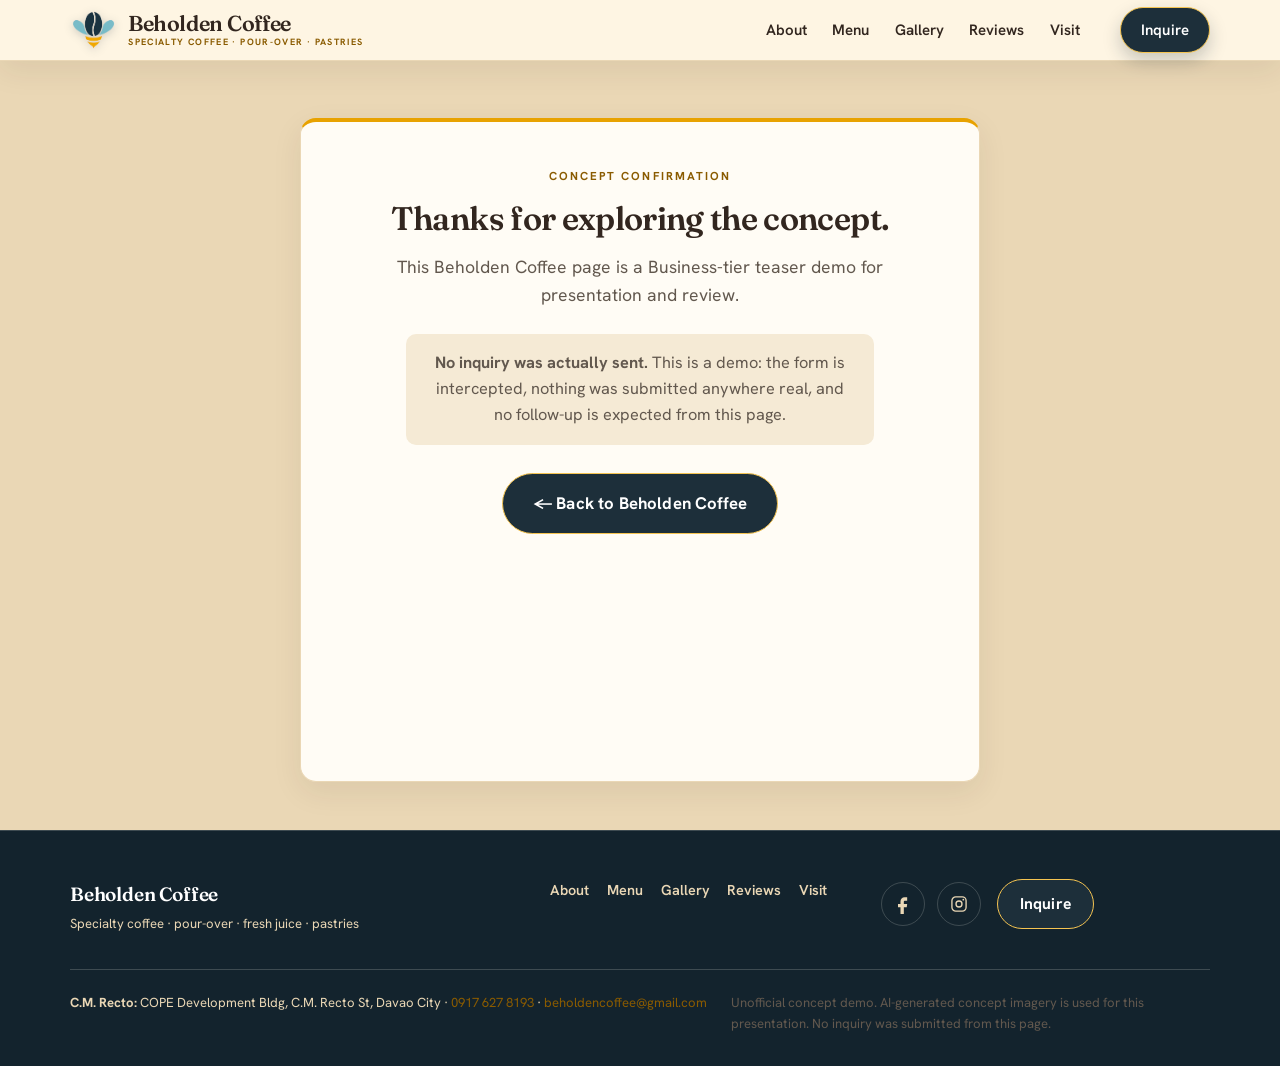
<file: thanks.html>
<!DOCTYPE html>
<html lang="en">
<head>
<meta charset="utf-8">
<meta name="viewport" content="width=device-width, initial-scale=1">
<title>Thanks for exploring — Beholden Coffee</title>
<meta name="description" content="Concept confirmation for the Beholden Coffee Business-tier teaser demo.">
<meta name="robots" content="noindex, nofollow">
<link rel="canonical" href="https://demo-beholdencoffee.netlify.app/thanks.html">
<link rel="icon" href="/favicon.ico" sizes="any">
<link rel="icon" type="image/png" sizes="32x32" href="/assets/favicon-32.png">
<link rel="icon" type="image/png" sizes="16x16" href="/assets/favicon-16.png">
<link rel="apple-touch-icon" href="/assets/apple-touch-icon.png">
<link rel="manifest" href="/site.webmanifest">
<link rel="preconnect" href="https://fonts.googleapis.com">
<link rel="preconnect" href="https://fonts.gstatic.com" crossorigin>
<link href="https://fonts.googleapis.com/css2?family=Fraunces:ital,opsz,wght@0,9..144,400;0,9..144,500;0,9..144,600;0,9..144,700;1,9..144,400;1,9..144,500;1,9..144,600&amp;family=Hanken+Grotesk:wght@400;500;600;700;800&amp;display=swap" rel="stylesheet">
<link rel="stylesheet" href="/styles.css">
<style>
  .thanks-wrap { min-height: calc(100svh - var(--header-h)); display: grid; place-items: center; padding: calc(var(--header-h) + var(--space-7)) 0 var(--space-7); background: var(--cream-3); }
  .thanks-card { width: min(100%, 680px); text-align: center; }
  .thanks-card .section-lead { margin-bottom: 0; }
  .thanks-note { max-width: 52ch; margin: 1.5rem auto 0; padding: 1rem 1.2rem; background: var(--brand-tint); border-radius: var(--radius-sm); color: var(--ink-soft); }
  .thanks-actions { margin: 1.75rem 0 0; }
</style>
</head>
<body>
<header class="site-header scrolled" id="top">
  <div class="container header-inner">
    <a class="brand" href="/" aria-label="Beholden Coffee home">
      <img class="brand-logo" src="/assets/beholden-mark.webp" alt="" width="47" height="42">
      <span class="brand-name">Beholden Coffee<span class="brand-sub">Specialty Coffee · Pour-over · Pastries</span></span>
    </a>
    <nav class="nav" aria-label="Primary">
      <a href="/#about">About</a>
      <a href="/#menu">Menu</a>
      <a href="/#gallery">Gallery</a>
      <a href="/#reviews">Reviews</a>
      <a href="/#visit">Visit</a>
      <a class="btn btn-primary nav-cta" href="/#book">Inquire</a>
    </nav>
  </div>
</header>

<main class="thanks-wrap section">
  <div class="thanks-card visit-card visit-info">
    <p class="eyebrow">Concept confirmation</p>
    <h1>Thanks for exploring the concept.</h1>
    <p class="section-lead">This Beholden Coffee page is a Business-tier teaser demo for presentation and review.</p>
    <p class="thanks-note"><strong>No inquiry was actually sent.</strong> This is a demo: the form is intercepted, nothing was submitted anywhere real, and no follow-up is expected from this page.</p>
    <p class="thanks-actions"><a class="btn btn-primary btn-lg" href="/">← Back to Beholden Coffee</a></p>
  </div>
</main>

<footer class="site-footer">
  <div class="container footer-inner">
    <div class="footer-brand">
      <div>
        <strong>Beholden Coffee</strong>
        <span>Specialty coffee · pour-over · fresh juice · pastries</span>
      </div>
    </div>
    <nav class="footer-nav" aria-label="Footer">
      <a href="/#about">About</a>
      <a href="/#menu">Menu</a>
      <a href="/#gallery">Gallery</a>
      <a href="/#reviews">Reviews</a>
      <a href="/#visit">Visit</a>
    </nav>
    <div class="footer-connect">
      <div class="footer-social">
        <a href="https://www.facebook.com/bhldncoffee/" target="_blank" rel="noopener" aria-label="Facebook">
          <svg class="ic ic--fill" viewBox="0 0 24 24" aria-hidden="true" focusable="false"><path d="M14 8h3V4h-3c-3 0-5 2-5 5v3H6v4h3v8h4v-8h3.5l.5-4h-4V9c0-.7.3-1 1-1Z"/></svg>
        </a>
        <a href="https://www.instagram.com/bhldncoffee/" target="_blank" rel="noopener" aria-label="Instagram">
          <svg class="ic" viewBox="0 0 24 24" aria-hidden="true" focusable="false"><rect x="3.5" y="3.5" width="17" height="17" rx="4.6"/><circle cx="12" cy="12" r="3.6"/><circle cx="17.2" cy="6.8" r="1.05" fill="currentColor" stroke="none"/></svg>
        </a>
      </div>
      <a class="btn btn-primary" href="/#book">Inquire</a>
    </div>
  </div>
  <div class="container footer-legal">
    <p><strong>C.M. Recto:</strong> COPE Development Bldg, C.M. Recto St, Davao City · <a href="tel:+639176278193">0917 627 8193</a> · <a href="mailto:beholdencoffee@gmail.com">beholdencoffee@gmail.com</a></p>
    <p class="muted">Unofficial concept demo. AI-generated concept imagery is used for this presentation. No inquiry was submitted from this page.</p>
  </div>
</footer>
</body>
</html>
</file>
<file: styles.css>
/* =================================================================
   BEHOLDEN COFFEE
   Friendly, grounded coffeehouse identity with warm local character.

   SYSTEM (v4 — "staged editorial"):
   - Two typefaces only: Fraunces (display) + Hanken Grotesk (text/UI).
   - Section headers are TYPOGRAPHY (unboxed) anchored by a big quiet
     numeral + a short accent rule; BODY copy/contact/forms keep panels.
   - Value-stepped opaque section bands so each reads as its own "room".
   - Fixed header: transparent over the hero → solid cream on scroll.
   - Feature strip is a dark "shelf"; honey amber is a restrained identity cue.
   - One spacing scale. Inline-SVG icons, never emoji. Rebrand from :root.
   ================================================================= */
:root {
  /* SWAP: Beholden Coffee color tokens -------------------------- */
  --brand:        #E8A200;   /* provisional honey amber identity cue */
  --action:       #8A5B00;   /* accessible action/link/price text     */
  --brand-dark:   #1D2F3A;   /* navy brand field and dark panels      */
  --brand-deep:   #13232D;   /* deeper navy for dark section fields  */
  --brand-tint:   #F5EAD5;   /* menu cream wash                       */
  --honey:        #F5C451;   /* honey highlight on dark backgrounds   */
  --green:        #4F6B58;   /* restrained tropical accent             */
  /* neutrals ---------------------------------------------------- */
  --ink:          #32261F;   /* coffee ink for primary light text     */
  --ink-soft:     #62584E;   /* soft ink for secondary light text     */
  --cream:        #FFF8E8;   /* warm cream, lightest band              */
  --cream-2:      #F5EAD5;   /* menu cream, medium band                */
  --cream-3:      #EAD7B5;   /* pale oak, deepest warm band            */
  --espresso:     #13232D;   /* deep navy section field                */
  --espresso-2:   #1D2F3A;   /* navy panel surface                     */
  --line:         #EAD7B5;   /* pale oak panel border                  */
  --line-soft:    rgba(98,88,78,.18);
  --line-dark:    rgba(255,252,245,.18); /* border on dark             */
  --panel:        #FFFCF5;   /* panel surface on light sections       */
  --white:        #FFFFFF;   /* white text and high-contrast controls  */
  --dark-copy:    #FFF8E8;   /* primary copy on navy                   */
  --dark-copy-soft: #EAD7B5; /* secondary copy on navy                 */
  --panel-overlay: rgba(255,252,245,.72);
  --action-border: rgba(138,91,0,.20);
  --brand-ring: rgba(232,162,0,.08);
  --white-border-strong: rgba(255,255,255,.72);
  --white-wash: rgba(255,255,255,.14);
  --white-line: rgba(255,255,255,.18);
  --navy-shadow-soft: rgba(19,35,45,.22);
  --navy-shadow-text: rgba(19,35,45,.32);
  --navy-shadow-strong: rgba(19,35,45,.55);
  --navy-ring: rgba(19,35,45,.40);
  --map-fallback-scrim: rgba(29,47,58,.94);
  --map-fallback-deep: rgba(19,35,45,.98);
  --gallery-scrim: rgba(29,47,58,.90);
  --gallery-scrim-deep: rgba(19,35,45,.96);
  --honey-wash: rgba(245,196,81,.13);
  --honey-border-strong: rgba(245,196,81,.36);
  --focus-halo: 0 0 0 5px rgba(19,35,45,.55);
  --cream-header: rgba(255,248,232,.92);
  --cream-header-mobile: rgba(255,248,232,.96);
  --header-scrim: rgba(19,35,45,.78);
  --header-scrim-soft: rgba(19,35,45,.24);
  --hero-scrim-nav:   rgba(19,35,45,.55);   /* top band, nav legibility only */
  --hero-scrim-left:  rgba(19,35,45,.88);   /* behind the copy panel        */
  --hero-scrim-mid:   rgba(19,35,45,.55);
  --hero-scrim-clear: rgba(19,35,45,0);
  --hero-panel: #13232D;
  --honey-border: rgba(245,196,81,.28);
  --honey-ring: rgba(245,196,81,.56);
  --action-ring: rgba(138,91,0,.36);
  --error: #B42318;
  --error-bg: #FFF6F5;
  --error-ring: rgba(180,35,24,.22);

  /* type — two families only ------------------------------------ */
  /* "PesoFix" (see @font-face below) is a codepoint-scoped shim: it only owns
     ₱ (U+20B1), which Hanken Grotesk renders as a thin-slashed "P". Prepending
     it makes the peso sign fall to a system font that draws it correctly; every
     other glyph still falls through to Hanken. */
  --font-display: "Fraunces", "Iowan Old Style", Georgia, serif;        /* headings */
  --font-head:    "PesoFix", "Hanken Grotesk", system-ui, sans-serif;   /* UI labels */
  --font-body:    "PesoFix", "Hanken Grotesk", system-ui, sans-serif;   /* body text */

  /* shape ------------------------------------------------------- */
  --radius:       16px;
  --radius-sm:    10px;
  --maxw:         1140px;
  --accent-bar:   4px;       /* sparing brand cue on real panels    */
  --header-h:     70px;      /* fixed header height (anchor offset)  */

  /* shadows (one elevation scale) ------------------------------- */
  --shadow:       0 10px 30px rgba(50,38,31,.08);
  --shadow-lg:    0 26px 64px rgba(50,38,31,.18);
  --shadow-dark:  0 18px 44px rgba(19,35,45,.40);
  --shadow-action: 0 10px 22px rgba(138,91,0,.26);

  /* SPACING SCALE ----------------------------------------------- */
  --space-1:      .25rem;
  --space-2:      .5rem;
  --space-3:      .75rem;
  --space-4:      1rem;
  --space-5:      1.5rem;
  --space-6:      2rem;
  --space-7:      3rem;
  --gap:          clamp(1.25rem, 1rem + 1.4vw, 2rem);      /* grid gap        */
  --panel-pad:    clamp(1.75rem, 1.2rem + 2vw, 3rem);      /* inside a panel  */
  --section-pad:  clamp(4.5rem, 3rem + 7vw, 8rem);         /* top/bottom band */
  --section-pad-lg: clamp(5.75rem, 3.5rem + 9vw, 11rem);   /* "arrival" rooms */
  --head-gap:     clamp(2.75rem, 2rem + 2.6vw, 4rem);      /* head → content  */
}

/* ₱ (U+20B1) shim — maps only the peso codepoint to a system font with a proper
   glyph, so prices never flash-swap to Hanken Grotesk's thin-slashed "P". */
@font-face {
  font-family: "PesoFix";
  src: local("Helvetica Neue"), local("Arial"), local("Segoe UI"), local("Roboto"), local("Noto Sans");
  unicode-range: U+20B1;
}

/* ---------- base ---------- */
*,*::before,*::after { box-sizing: border-box; }
html { scroll-behavior: smooth; scroll-padding-top: calc(var(--header-h) + 14px); }
body {
  margin: 0;
  font-family: var(--font-body);
  color: var(--ink);
  background: var(--cream);
  font-size: 1.02rem;
  line-height: 1.62;
  -webkit-font-smoothing: antialiased;
  text-rendering: optimizeLegibility;
}
img, iframe, svg { max-width: 100%; display: block; }
a { color: var(--action); text-decoration: none; }
a:hover { text-decoration: underline; }
a:not(.btn):focus-visible { outline: 3px solid var(--action); outline-offset: 2px; border-radius: 3px; }
h1,h2,h3 {
  font-family: var(--font-display); font-optical-sizing: auto;
  font-weight: 600; line-height: 1.05; letter-spacing: -.02em;
  margin: 0 0 .5em; color: var(--ink);
}
h2 { font-size: clamp(2.1rem, 1.25rem + 3vw, 3.5rem); line-height: 1.04; }
h3 { font-size: clamp(1.4rem, 1.2rem + .7vw, 1.65rem); line-height: 1.12; letter-spacing: -.015em; }
p { margin: 0 0 1rem; }
.muted { color: var(--ink-soft); }
.container { width: min(100% - 2.6rem, var(--maxw)); margin-inline: auto; }
.section { position: relative; padding: var(--section-pad) 0; }
/* signature / conversion sections get more top air so they feel like arrivals */
.book { padding-top: var(--section-pad-lg); }
.mt { margin-top: var(--space-6); }

/* hairline between bands so each section reads as its own field */
main > section { border-top: 1px solid var(--line); }
.section--dark, .section--brand { border-top: 1px solid var(--line-dark); }

.skip-link {
  position: absolute; left: -9999px; top: 0; z-index: 100;
  background: var(--ink); color: var(--white); padding: .7rem 1rem; border-radius: 0 0 var(--radius-sm) 0;
}
.skip-link:focus { left: 0; }

/* screen-reader-only utility (used for the "today" hours label) */
.sr-only {
  position: absolute; width: 1px; height: 1px; padding: 0; margin: -1px;
  overflow: hidden; clip: rect(0,0,0,0); white-space: nowrap; border: 0;
}

/* ---------- inline-SVG icon system (replaces all emoji) ---------- */
.ic {
  display: inline-block; vertical-align: middle;
  width: 1.2em; height: 1.2em; flex: none;
  fill: none; stroke: currentColor; stroke-width: 1.6;
  stroke-linecap: round; stroke-linejoin: round;
}
.ic--fill { fill: currentColor; stroke: none; }

/* ---------- eyebrow = clean editorial kicker (no chip) ---------- */
.eyebrow {
  display: block;
  font-family: var(--font-head); font-weight: 700;
  letter-spacing: .18em; text-transform: uppercase;
  font-size: .72rem; color: var(--action);
  margin: 0 0 1rem;
}

/* =================================================================
   SECTION HEADER — unboxed typography, anchored by a big quiet
   numeral + a short accent rule (kept open, never floating thanks
   to the opaque band + the anchor). Body copy keeps its own panels.
   ================================================================= */
.section-head {
  max-width: 680px; margin: 0 auto var(--head-gap); text-align: center;
}
.section-head .eyebrow { margin-bottom: .85rem; }
.section-head h2 { margin-bottom: 0; }
.section-lead {
  color: var(--ink-soft); font-size: 1.1rem; line-height: 1.6;
  max-width: 56ch; margin: 1.1rem auto 0;
}

/* big quiet "chapter" numeral — decorative (the eyebrow carries meaning) */
.section-num {
  display: block; font-family: var(--font-display); font-weight: 600;
  font-size: clamp(2.4rem, 1.4rem + 3vw, 3.9rem); line-height: .85;
  letter-spacing: -.03em; color: var(--brand-deep); opacity: .4; margin-bottom: .05rem;
}
.section-head .section-num { margin-inline: auto; }
/* keep the numeral at a consistent quiet presence as the warm bands deepen */
.menu .section-num { opacity: .46; }
.gallery .section-num { opacity: .42; }
.visit .section-num { opacity: .56; }
.section--dark .section-num { color: var(--honey); opacity: .34; }
.book-copy .section-num { color: var(--honey); opacity: .36; }

/* short accent rule planting the header on its band */
.section-head .section-lead { position: relative; padding-top: 1.6rem; margin-top: 1.3rem; }
.section-head .section-lead::before {
  content: ""; position: absolute; top: 0; left: 50%; transform: translateX(-50%);
  width: 42px; height: 2px; border-radius: 2px; background: var(--brand);
}
.section--dark .section-head .section-lead::before { background: var(--honey); }

/* "Business-tier exclusive" marker — the on-page cue that names WHY the Menu,
   Gallery & Reviews sections exist (the paid step-up over the free Demo). One
   deliberate, repeated system badge on exactly the three upsell sections. */
.tier-badge {
  display: flex; align-items: center; gap: .4rem;
  width: max-content; max-width: 100%;
  margin: 0 auto 1.05rem;
  padding: .38rem .8rem .38rem .62rem;
  border-radius: 999px;
  font-family: var(--font-head); font-weight: 700;
  font-size: .69rem; letter-spacing: .1em; text-transform: uppercase;
  color: var(--brand-deep);
  background: var(--brand-tint);
  box-shadow: inset 0 0 0 1px var(--action-border);
}
.tier-badge .ic { width: .92rem; height: .92rem; color: var(--action); }
.section--dark .tier-badge {
  color: var(--dark-copy);
  background: var(--honey-wash);
  box-shadow: inset 0 0 0 1px var(--honey-border-strong);
}
.section--dark .tier-badge .ic { color: var(--honey); }

/* tonal overrides on dark / brand bands */
.section--dark .eyebrow  { color: var(--honey); }
.section--dark h2, .section--dark h3 { color: var(--white); }
.section--dark .section-lead { color: var(--dark-copy-soft); }
.section--brand .eyebrow { color: var(--dark-copy); }
.section--brand h2 { color: var(--white); }
.section--brand .section-lead { color: var(--dark-copy); }

/* italic-colour emphasis — the single signature heading device */
h2 em, .hero-title em { font-style: italic; color: var(--action); }
.section--dark h2 em, .section--brand h2 em, .hero-title em { color: var(--honey); }

/* ---------- buttons ---------- */
.btn {
  display: inline-flex; align-items: center; justify-content: center; gap: .55rem;
  font-family: var(--font-head); font-weight: 700; font-size: .98rem; letter-spacing: .01em;
  padding: .8rem 1.4rem; border-radius: 999px; border: 1.5px solid transparent;
  background: var(--brand-dark); color: var(--white); cursor: pointer;
  transition: transform .15s ease, box-shadow .15s ease, background .15s ease, color .15s ease;
  text-decoration: none; white-space: nowrap;
}
.btn:hover { text-decoration: none; transform: translateY(-2px); }
.btn:focus-visible { outline: 3px solid var(--honey); outline-offset: 2px; }
.btn-primary {
  background: var(--brand-dark); color: var(--white);
  border-color: var(--honey);
}
.btn-primary:hover { background: var(--brand-deep); border-color: var(--honey-ring); }
.btn-ghost { background: transparent; color: var(--white); border-color: var(--white-border-strong); }
.btn-ghost:hover { background: var(--white-wash); }
.btn-outline { background: transparent; color: var(--action); border-color: var(--action); }
.btn-outline:hover { background: var(--brand-tint); color: var(--action); }
.btn-lg { padding: 1rem 1.9rem; font-size: 1.05rem; }
.btn-block { width: 100%; }
/* quiet text link used to demote secondary actions */
.link-quiet { font-family: var(--font-head); font-weight: 600; color: var(--action); text-decoration: underline; text-underline-offset: 3px; }

/* =================================================================
   Concept-demo disclaimer bar — sticky above the fixed header; JS sets
   --demo-banner-h so the header (position: fixed) offsets below it.
   ================================================================= */
.demo-banner{
  position: sticky; top: 0; z-index: 1000;
  background: var(--espresso); color: var(--white);
  font: 500 .82rem/1.4 var(--font-body);
  text-align: center; padding: .5rem 1rem;
  letter-spacing: .01em;
}

/* =================================================================
   HEADER / NAV — fixed; transparent over the hero, solid on scroll.
   ================================================================= */
.site-header {
  position: fixed; top: var(--demo-banner-h, 0px); left: 0; right: 0; z-index: 50;
  background: transparent; border-bottom: 1px solid transparent;
  transition: background .3s ease, box-shadow .3s ease, border-color .3s ease;
}
/* gradient scrim behind the transparent header so white nav clears the hero */
.site-header::before {
  content: ""; position: absolute; inset: 0 0 -34px 0; z-index: 0; pointer-events: none;
  background: linear-gradient(180deg, var(--header-scrim) 0%, var(--header-scrim-soft) 64%, transparent 100%);
  transition: opacity .3s ease;
}
.site-header .header-inner { position: relative; z-index: 1; }
.site-header.scrolled {
  background: var(--cream-header); backdrop-filter: blur(12px);
  border-bottom-color: var(--line); box-shadow: var(--shadow);
}
.site-header.scrolled::before { opacity: 0; }
.header-inner { display: flex; align-items: center; justify-content: space-between; height: var(--header-h); transition: height .3s ease; }
.site-header.scrolled .header-inner { height: 60px; }

/* brand lockup */
.brand { display: flex; align-items: center; gap: .7rem; color: var(--white); min-width: 0; }
.brand:hover { text-decoration: none; }
.brand-logo { width: 47px; height: 42px; object-fit: contain; flex: 0 0 auto; filter: drop-shadow(0 2px 5px var(--navy-shadow-soft)); }
.brand-name { font-family: var(--font-display); font-weight: 600; font-size: 1.35rem; line-height: 1; letter-spacing: -.02em; display: flex; flex-direction: column; gap: .2rem; transition: color .3s ease; }
.brand-sub { font-family: var(--font-head); font-size: .57rem; font-weight: 700; letter-spacing: .15em; text-transform: uppercase; color: var(--honey); transition: color .3s ease; white-space: nowrap; }
.site-header.scrolled .brand { color: var(--ink); }
.site-header.scrolled .brand-sub { color: var(--action); }
/* shadow only while the lockup sits over the hero photo (transparent state) */
.site-header:not(.scrolled) .brand-name,
.site-header:not(.scrolled) .brand-sub { text-shadow: 0 1px 3px var(--navy-shadow-strong); }

/* nav links — animated underline (hover) vs persistent (active) */
.nav { display: flex; align-items: center; gap: 1.6rem; }
.nav a { position: relative; font-family: var(--font-head); color: var(--white); font-weight: 600; font-size: .94rem; transition: color .15s ease; }
.nav a:not(.nav-cta)::after {
  content: ""; position: absolute; left: 0; right: 0; bottom: -6px; height: 2px;
  background: currentColor; border-radius: 2px;
  transform: scaleX(0); transform-origin: left; transition: transform .22s ease;
}
.nav a:not(.nav-cta):hover, .nav a:not(.nav-cta):focus-visible { text-decoration: none; }
.nav a:not(.nav-cta):hover::after, .nav a:not(.nav-cta):focus-visible::after { transform: scaleX(1); }
.nav a.active:not(.nav-cta)::after { transform: scaleX(1); background: var(--honey); }
.site-header.scrolled .nav a { color: var(--ink); }
.site-header.scrolled .nav a:hover, .site-header.scrolled .nav a.active { color: var(--action); }
.site-header.scrolled .nav a.active:not(.nav-cta)::after { background: var(--action); }
/* Order pill — the only filled element, clearly separated from the link cluster */
.nav-cta { margin-left: .9rem; padding: .62rem 1.25rem; box-shadow: 0 8px 18px var(--navy-shadow-soft); }
.nav a.nav-cta, .nav a.nav-cta:hover, .site-header.scrolled .nav a.nav-cta { color: var(--white); }
.nav a.nav-cta::after { display: none; }
/* robust keyboard focus on the transparent header — white ring + dark halo */
.site-header:not(.scrolled) .nav a:focus-visible { outline-color: var(--white); box-shadow: var(--focus-halo); }

.nav-toggle { display: none; flex-direction: column; gap: 5px; background: none; border: 0; padding: 8px; cursor: pointer; }
.nav-toggle span { width: 24px; height: 2.5px; background: var(--white); border-radius: 2px; transition: .25s; }
.site-header.scrolled .nav-toggle span { background: var(--ink); }
.nav-toggle[aria-expanded="true"] span:nth-child(1){ transform: translateY(7.5px) rotate(45deg); }
.nav-toggle[aria-expanded="true"] span:nth-child(2){ opacity: 0; }
.nav-toggle[aria-expanded="true"] span:nth-child(3){ transform: translateY(-7.5px) rotate(-45deg); }

/* ---------- hero ---------- */
.hero {
  position: relative; color: var(--white); overflow: hidden; border-top: 0;
  display: flex; align-items: center;
  min-height: clamp(560px, 88vh, 920px);
  min-height: clamp(560px, 88svh, 920px);
  padding-block: calc(var(--header-h) + var(--space-6)) var(--space-7);
}
.hero-bg {
  position: absolute; inset: 0;
  background:
    linear-gradient(180deg, var(--hero-scrim-nav) 0%, var(--hero-scrim-clear) 26%),
    linear-gradient(100deg,
      var(--hero-scrim-left) 0%,
      var(--hero-scrim-mid) 38%,
      rgba(19,35,45,.12) 72%,
      var(--hero-scrim-clear) 100%),
    url("/assets/hero-pour-over-bar.webp") center/cover no-repeat;
}
/* solid navy panel keeps hero copy grounded and legible over the photo */
.hero-inner {
  position: relative; max-width: 760px;
  padding: clamp(2.5rem, 1.6rem + 3.4vw, 4rem);
  border-radius: var(--radius);
  background: var(--hero-panel);
  box-shadow: var(--shadow-dark);
}
.hero .eyebrow { color: var(--honey); margin-bottom: 1.25rem; }
.hero-title {
  font-family: var(--font-display); font-weight: 600;
  font-size: clamp(2.5rem, 1.4rem + 4.2vw, 4.2rem);
  line-height: 1.02; letter-spacing: -.025em;
  color: var(--white); margin-bottom: .32em; text-wrap: balance; text-shadow: 0 1px 3px var(--navy-shadow-text);
}
.hero-sub { font-size: clamp(1.08rem, .95rem + .6vw, 1.3rem); line-height: 1.55; max-width: 44ch; color: var(--dark-copy); margin-bottom: 0; }
.hero-actions { display: flex; flex-wrap: wrap; gap: .85rem; margin: clamp(1.75rem, 1.2rem + 1.6vw, 2.4rem) 0 0; }
.hero-note {
  font-size: .86rem; line-height: 1.5; color: var(--dark-copy-soft);
  max-width: 56ch; margin: 0;
  margin-top: clamp(1.4rem, 1rem + 1.2vw, 1.8rem);
  padding-top: clamp(1.1rem, .8rem + .7vw, 1.4rem);
  border-top: 1px solid var(--white-line);
}

/* ---------- feature strip (dark "shelf" docking under the hero) ---------- */
.strip { background: var(--espresso-2); color: var(--white); border-top: 1px solid var(--honey-border); }
.strip-grid { display: grid; grid-template-columns: repeat(4,1fr); gap: 2.25rem; padding: clamp(2.5rem, 1.8rem + 1.8vw, 3.25rem) 0; }
.strip-item { position: relative; display: flex; align-items: flex-start; gap: 1rem; }
.strip-item .ic { width: 1.85rem; height: 1.85rem; color: var(--honey); margin-top: .05rem; }
.strip-item strong { display: block; font-family: var(--font-head); font-weight: 700; font-size: 1rem; line-height: 1.25; color: var(--white); }
.strip-item span { display: block; font-size: .85rem; line-height: 1.4; color: var(--dark-copy-soft); margin-top: .15rem; }
/* inset hairline dividers float between items rather than running full height */
.strip-item:not(:last-child)::after {
  content: ""; position: absolute; top: 50%; right: -1.125rem; transform: translateY(-50%);
  width: 1px; height: 58%; background: var(--line-dark);
}

/* ---------- about ---------- */
.about { background: var(--cream); }
.about-grid { display: grid; grid-template-columns: 1.05fr 1fr; gap: clamp(3rem, 1.6rem + 7vw, 7.5rem); align-items: center; }
/* one clean photo treatment — subtle frame, no offset block / heavy mat */
.about-media { position: relative; }
.about-media img {
  border-radius: var(--radius); width: 100%; height: auto; object-fit: cover;
  box-shadow: var(--shadow-lg), 0 0 0 1px var(--line-soft);
}
/* identity sticker anchored to the photo */
.about-stamp {
  position: absolute; z-index: 2; left: 18px; bottom: 18px;
  display: inline-flex; align-items: center; gap: .45rem;
  font-family: var(--font-head); font-weight: 700;
  font-size: .72rem; letter-spacing: .12em; text-transform: uppercase;
  color: var(--ink); background: var(--white);
  border-radius: 999px; padding: .5rem .95rem; box-shadow: var(--shadow);
}
.about-stamp .stamp-ko { font-size: .9rem; color: var(--action); letter-spacing: 0; }
.about-stamp .stamp-dot { color: var(--action); }
/* grounded body panel — solid surface, single accent bar */
.about-copy {
  background: var(--panel); border: 1px solid var(--line);
  border-top: var(--accent-bar) solid var(--brand);
  border-radius: var(--radius);
  padding: var(--panel-pad); box-shadow: var(--shadow);
}
.about-copy .section-num { margin-bottom: .1rem; }
.about-copy h2 { margin-bottom: 1rem; }
.about-copy p { font-size: 1.05rem; line-height: 1.62; max-width: 64ch; }
.about-copy > p:last-of-type { margin-bottom: 0; }
.about-tags { list-style: none; display: flex; flex-wrap: wrap; gap: .5rem; padding: var(--space-5) 0 0; margin: var(--space-5) 0 0; border-top: 1px solid var(--line); }
.about-tags li {
  font-family: var(--font-head); color: var(--ink-soft); font-weight: 600; font-size: .82rem;
  letter-spacing: .02em; padding: .35rem .85rem; border-radius: 999px; border: 1px solid var(--line);
}

/* ---------- dark sections (reviews, etc.) ---------- */
.section--dark { background: var(--espresso); color: var(--dark-copy-soft); }

/* Object headers keep numbered wayfinding while breaking the repeated
   eyebrow+rule scaffold. Each section pairs the numeral with its own artifact. */
.gallery-head,
.reviews-head,
.visit-head {
  max-width: 640px;
  margin: 0 auto var(--head-gap);
  text-align: center;
}
.gallery-head .section-num,
.reviews-head .section-num,
.visit-head .section-num {
  margin-bottom: .55rem;
}
.gallery-head h2,
.reviews-head h2,
.visit-head h2 {
  margin-bottom: 0;
}
.reviews-lead {
  color: var(--dark-copy-soft);
  font-size: 1.1rem;
  line-height: 1.6;
  max-width: 56ch;
  margin: 1.1rem auto 0;
}
.gallery-lead,
.visit-lead {
  color: var(--ink-soft);
  font-size: 1.1rem;
  line-height: 1.6;
  max-width: 56ch;
  margin: 1.1rem auto 0;
}

/* ---------- menu ---------- */
.featured-grid { display: grid; grid-template-columns: 1fr 1fr; gap: var(--gap); margin-bottom: var(--space-7); }
.featured-card { background: var(--espresso-2); border: 1px solid var(--line-dark); border-radius: var(--radius); overflow: hidden; box-shadow: var(--shadow-dark); display: flex; flex-direction: column; }
.featured-card img { width: 100%; height: clamp(280px, 30vw, 380px); object-fit: cover; }
.featured-body { padding: var(--space-6); }
.badge {
  display: inline-block; font-family: var(--font-head); color: var(--honey);
  font-weight: 700; font-size: .7rem; text-transform: uppercase; letter-spacing: .12em;
  margin-bottom: .65rem;
}
.featured-body h3 { margin-bottom: .4rem; }
.featured-body p { margin: 0; color: var(--dark-copy-soft); font-size: .98rem; line-height: 1.55; }
.menu-cta { display: flex; flex-wrap: wrap; gap: 1.1rem; align-items: center; justify-content: center; }
.menu .btn-outline { color: var(--honey); border-color: var(--honey); }
.menu .btn-outline:hover { background: var(--honey-wash); color: var(--honey); }
.menu .link-quiet { color: var(--honey); }

/* ---------- visit ---------- */
.visit { background: var(--cream-3); }
.section-anchor {
  display: inline-flex; align-items: center; justify-content: center;
  width: 56px; height: 56px; margin-bottom: 1.2rem;
  border-radius: 50%; background: var(--brand-tint); color: var(--action);
  box-shadow: 0 0 0 6px var(--brand-ring);
}
.section-anchor .ic { width: 1.5rem; height: 1.5rem; }
.visit-grid { display: grid; grid-template-columns: 1fr 1.05fr; gap: var(--gap); align-items: stretch; }
.visit-card {
  background: var(--panel); border: 1px solid var(--line); border-radius: var(--radius);
  box-shadow: var(--shadow); padding: var(--panel-pad); height: 100%;
}
.visit-info { border-top: var(--accent-bar) solid var(--brand); }
.visit-card h3 { color: var(--ink); }
.hours { width: 100%; border-collapse: collapse; margin-bottom: .5rem; }
.hours th, .hours td { padding: .65rem .25rem; border-bottom: 1px solid var(--line); }
.hours th { text-align: left; font-weight: 600; }
.hours td { text-align: right; color: var(--ink-soft); }
.hours tr:last-child th, .hours tr:last-child td { border-bottom: 0; }
.hours tr.today th, .hours tr.today td { color: var(--action); font-weight: 800; }
.hours tr.today th { position: relative; padding-left: 1rem; }
.hours tr.today th::before { content: ""; position: absolute; left: 0; top: 50%; transform: translateY(-50%); width: 7px; height: 7px; border-radius: 50%; background: var(--brand); }
.hours .closed { color: var(--ink-soft); font-style: italic; }
.contact-list { list-style: none; padding: 0; margin: .4rem 0 1.25rem; }
.contact-list li { display: flex; gap: .7rem; align-items: center; padding: .6rem 0; border-bottom: 1px solid var(--line-soft); }
.contact-list li:last-child { border-bottom: 0; }
.contact-list .ic { width: 1.2rem; height: 1.2rem; color: var(--action); }
.contact-list li a { min-width: 0; overflow-wrap: anywhere; }
.pay { font-size: .92rem; padding: .8rem 1rem; background: var(--brand-tint); border-radius: var(--radius-sm); }
.social-row { display: flex; gap: 1.3rem; margin-top: 1.1rem; font-family: var(--font-head); font-weight: 700; }
.visit-map { display: flex; flex-direction: column; padding: var(--space-3); }
.map-embed {
  position: relative; isolation: isolate; flex: 1 1 auto; min-height: 360px;
  overflow: hidden; border: 1px solid var(--line); border-radius: var(--radius-sm);
  background: var(--brand-dark);
}
.map-fallback {
  position: absolute; inset: 0; z-index: 0;
  display: flex; flex-direction: column; justify-content: center; align-items: flex-start;
  gap: .65rem; padding: var(--space-6);
  color: var(--dark-copy);
  background:
    linear-gradient(135deg, var(--map-fallback-scrim), var(--map-fallback-deep)),
    url("/assets/navy-amber-texture.webp") center/cover no-repeat;
}
.map-fallback strong { font-family: var(--font-display); font-size: 1.45rem; line-height: 1.1; color: var(--white); }
.map-fallback p { max-width: 28ch; margin: 0; color: var(--dark-copy-soft); }
.map-fallback a { color: var(--honey); font-family: var(--font-head); font-weight: 700; text-decoration: underline; text-underline-offset: 3px; }
.visit-map > iframe,
.map-embed iframe {
  width: 100%; flex: 1 1 auto; min-height: 360px; border: 0; border-radius: var(--radius-sm);
  box-shadow: inset 0 0 0 1px var(--line);
}
.map-embed iframe { position: relative; z-index: 1; height: 100%; background: transparent; }
.map-btn { margin-top: var(--space-3); align-self: flex-start; }

/* ---------- book / form (BRAND section) ---------- */
.section--brand {
  background: var(--brand-dark);
  color: var(--white);
}
.book-grid { display: grid; grid-template-columns: 1fr 1.1fr; gap: var(--gap); align-items: stretch; }
.book-copy {
  color: var(--dark-copy); background: var(--espresso-2);
  border: 1px solid var(--line-dark);
  border-top: var(--accent-bar) solid var(--honey);
  border-radius: var(--radius);
  padding: var(--panel-pad); box-shadow: var(--shadow-dark);
  display: flex; flex-direction: column; justify-content: center;
}
.book-copy .section-num { margin-bottom: .1rem; }
.book-copy h2 { margin-bottom: 1rem; }
.book-copy a { color: var(--white); text-decoration: underline; }
.book-copy .about-tags { border-top-color: var(--line-dark); margin-bottom: 0; }
.book-copy .about-tags li { color: var(--dark-copy-soft); border-color: var(--line-dark); }
.book-form { background: var(--panel); border-radius: var(--radius); padding: var(--panel-pad); box-shadow: var(--shadow-lg); }
.field { margin-bottom: 1.1rem; }
.field-row { display: grid; grid-template-columns: 1fr 1fr; gap: 1.1rem; }
.field label { display: block; font-family: var(--font-head); font-weight: 600; font-size: .88rem; margin-bottom: .4rem; color: var(--ink); }
.field input, .field textarea {
  width: 100%; font: inherit; color: var(--ink);
  padding: .75rem .85rem; border: 1.5px solid var(--line); border-radius: var(--radius-sm); background: var(--cream);
  transition: border-color .15s ease, box-shadow .15s ease;
}
.field input:focus, .field textarea:focus { outline: none; border-color: var(--action); box-shadow: 0 0 0 3px var(--action-ring); background: var(--white); }
/* validation state — :user-invalid only fires AFTER the user has interacted,
   so empty required fields don't glow red on first paint. */
.field input:user-invalid, .field textarea:user-invalid {
  border-color: var(--error); background: var(--error-bg);
}
.field input:user-invalid:focus, .field textarea:user-invalid:focus {
  box-shadow: 0 0 0 3px var(--error-ring);
}
.field textarea { resize: vertical; }
.form-note { font-size: .82rem; color: var(--ink-soft); text-align: center; margin: .9rem 0 0; }
.hp { position: absolute; left: -9999px; }

/* ---------- footer ---------- */
.site-footer { background: var(--espresso); color: var(--dark-copy-soft); padding: var(--space-7) 0 var(--space-6); border-top: 1px solid var(--line-dark); }
.footer-inner { display: grid; grid-template-columns: 1.5fr 1fr 1.1fr; gap: 2rem; align-items: start; }
.footer-brand { display: flex; align-items: center; gap: .85rem; }
.footer-brand img { border-radius: 9px; }
.footer-brand strong { font-family: var(--font-display); font-weight: 600; font-size: 1.2rem; display: block; color: var(--white); letter-spacing: -.01em; }
.footer-brand span { font-size: .82rem; color: var(--dark-copy-soft); }
.footer-nav { display: flex; flex-wrap: wrap; gap: .35rem 1.1rem; }
.footer-nav a { font-family: var(--font-head); color: var(--dark-copy-soft); font-weight: 600; font-size: .9rem; }
.footer-nav a:hover { color: var(--white); text-decoration: underline; text-underline-offset: 3px; }
.footer-connect { display: flex; flex-direction: row; flex-wrap: wrap; align-items: center; gap: .75rem 1rem; }
.footer-social { display: flex; flex-wrap: wrap; gap: .75rem; }
.footer-social a {
  display: inline-flex; align-items: center; justify-content: center;
  width: 44px; height: 44px; border: 1px solid var(--line-dark); border-radius: 50%;
  color: var(--dark-copy-soft); transition: color .15s ease, background .15s ease, border-color .15s ease;
}
.footer-social a:hover { color: var(--honey); background: var(--honey-wash); border-color: var(--honey-border-strong); text-decoration: none; }
.footer-social a:focus-visible { outline: 3px solid var(--honey); outline-offset: 3px; border-radius: 50%; }
.footer-social .ic { width: 1.25rem; height: 1.25rem; }
.footer-connect .btn { padding: .7rem 1.35rem; }
.footer-legal { display: flex; flex-wrap: wrap; justify-content: space-between; gap: .4rem 1.5rem; margin-top: var(--space-6); padding-top: 1.4rem; border-top: 1px solid var(--line-dark); }
.footer-legal p { margin: 0; font-size: .82rem; color: var(--dark-copy-soft); }
.footer-legal .muted { color: var(--ink-soft); max-width: none; flex: 1 1 18rem; }
.footer-legal .footer-contact { text-align: right; flex: 0 1 auto; }

/* ---------- scroll reveal (light, soft) ---------- */
.reveal { opacity: 0; transform: translateY(16px); transition: opacity .8s ease, transform .8s ease; }
.reveal.in { opacity: 1; transform: none; }

/* ---------- responsive ---------- */
@media (max-width: 900px) {
  .hero-bg {
    background:
      linear-gradient(180deg, rgba(19,35,45,.72) 0%, rgba(19,35,45,.88) 100%),
      url("/assets/hero-pour-over-bar.webp") center/cover no-repeat;
  }
  /* header is always solid on mobile (transparent-over-hero hurts legibility) */
  .site-header { background: var(--cream-header-mobile); backdrop-filter: blur(12px); border-bottom-color: var(--line); box-shadow: var(--shadow); }
  .site-header::before { opacity: 0; }
  .site-header .brand, .site-header.scrolled .brand { color: var(--ink); }
  .site-header .brand-sub { color: var(--action); }
  .site-header.scrolled .header-inner { height: var(--header-h); }
  .nav-toggle span, .site-header.scrolled .nav-toggle span { background: var(--ink); }
  .nav {
    position: fixed; inset: var(--header-h) 0 auto 0; flex-direction: column; gap: 0;
    background: var(--cream); border-bottom: 1px solid var(--line); padding: .5rem 1.2rem 1.2rem;
    transform: translateY(-130%); transition: transform .3s ease; box-shadow: var(--shadow);
  }
  .nav.open { transform: translateY(0); }
  .nav a, .site-header .nav a { color: var(--ink); width: 100%; padding: .9rem 0; border-bottom: 1px solid var(--line); }
  .nav a:not(.nav-cta)::after { display: none; }
  .nav-cta, .nav a.nav-cta { margin: .8rem 0 0; width: 100%; color: var(--white); }
  .nav-toggle { display: flex; }
  .strip-grid { grid-template-columns: 1fr 1fr; gap: 1.75rem 1.75rem; }
  .strip-item:not(:last-child)::after { display: none; }
  .about-grid, .visit-grid, .book-grid { grid-template-columns: 1fr; gap: var(--space-6); }
  .about-media { order: -1; }
  .featured-grid { grid-template-columns: 1fr; }
  .footer-inner { grid-template-columns: 1fr; text-align: center; gap: 1.6rem; }
  .footer-brand { justify-content: center; }
  .footer-nav { justify-content: center; }
  .footer-connect { align-items: center; }
  .footer-legal { justify-content: center; text-align: center; }
  .footer-legal .footer-contact { text-align: center; }
}
@media (max-width: 640px) {
  .hero-actions .btn { flex: 1 1 100%; }
  .menu-cta .btn { white-space: normal; }
}
@media (max-width: 520px) {
  .brand { gap: .55rem; }
  .brand-logo { width: 40px; height: 36px; }
  .brand-name { font-size: 1.18rem; }
  .brand-sub { font-size: .48rem; letter-spacing: .08em; }
  .strip-grid { grid-template-columns: 1fr; gap: 1.1rem; }
  .field-row { grid-template-columns: 1fr; }
  .menu-cta { flex-direction: column; }
  .menu-cta .btn { white-space: normal; width: 100%; }
}

/* ---------- motion safety ---------- */
@media (prefers-reduced-motion: reduce) {
  html { scroll-behavior: auto; }
  .reveal { opacity: 1; transform: none; transition: none; }
  .btn:hover { transform: none; }
  .nav a:not(.nav-cta)::after { transition: none; }
  .site-header, .site-header::before, .header-inner, .brand-name, .brand-sub { transition: none; }
  .gallery-item img { transition: none; }
  .gallery-item:hover img { transform: none; }
}

/* =================================================================
   BUSINESS TIER — added value sections: full menu, gallery, reviews
   (built on the same tokens/components as the base site)
   ================================================================= */

/* ---------- full on-site menu (categorized, with prices) ---------- */
.menu-panel {
  background: var(--espresso-2); border: 1px solid var(--line-dark);
  border-radius: var(--radius); box-shadow: var(--shadow-dark);
  padding: clamp(1.75rem, 1.2rem + 2.5vw, 3.25rem);
}
/* Multi-column pack (not CSS grid) so an odd category count never leaves a blank cell,
   and short categories nest under taller ones instead of stretching empty row space. */
.menu-board {
  column-count: 2;
  column-gap: clamp(2.5rem, 1.5rem + 4vw, 5rem);
}
.menu-cat {
  break-inside: avoid;
  -webkit-column-break-inside: avoid;
  page-break-inside: avoid;
  margin: 0 0 clamp(2rem, 1rem + 3vw, 3.5rem);
}
.menu-cat:last-child { margin-bottom: 0; }
.menu-cat-title {
  display: flex; align-items: baseline; gap: .6rem; flex-wrap: wrap;
  color: var(--white); font-size: 1.35rem;
  border-bottom: 2px solid var(--brand); padding-bottom: .55rem; margin: 0 0 .9rem;
}
.menu-cat-note { font-family: var(--font-head); font-size: .68rem; font-weight: 700; letter-spacing: .12em; text-transform: uppercase; color: var(--dark-copy-soft); }
.menu-list { list-style: none; padding: 0; margin: 0; }
.menu-item { padding: .8rem 0; border-bottom: 1px solid var(--line-dark); }
.menu-item:first-child { padding-top: 0; }
.menu-item:last-child { border-bottom: 0; padding-bottom: 0; }
.menu-item--sub {
  padding: .35rem 0 .55rem 1rem;
  border-bottom-color: transparent;
}
.menu-item--sub + .menu-item--sub { padding-top: .2rem; }
.menu-item--sub + .menu-item:not(.menu-item--sub) { border-top: 1px solid var(--line-dark); padding-top: .8rem; }
.menu-item--sub .mi-name {
  font-weight: 600;
  font-size: .94rem;
  color: var(--dark-copy); /* same primary white as parent drink names */
}
.menu-item--sub .mi-dots { display: none; }
.mi-head { display: flex; align-items: baseline; gap: .5rem; }
.mi-name { font-family: var(--font-head); font-weight: 700; font-size: 1.02rem; color: var(--dark-copy); }
.mi-dots { flex: 1; align-self: center; border-bottom: 1.5px dotted var(--line-dark); margin: 0 .1rem; }
.mi-price { font-family: var(--font-head); font-weight: 700; color: var(--honey); white-space: nowrap; }
.mi-desc { margin: .25rem 0 0; font-size: .92rem; line-height: 1.45; color: var(--dark-copy-soft); max-width: 46ch; }
.menu .menu-cta { margin-top: var(--space-6); }
.menu-disclaimer { text-align: center; font-size: .82rem; color: var(--dark-copy-soft); max-width: 60ch; margin: var(--space-5) auto 0; }

/* ---------- gallery ---------- */
.gallery { background: var(--cream); }
.gallery-preview {
  display: inline-grid;
  grid-template-columns: repeat(3, 56px);
  gap: .45rem;
  margin-bottom: 1.15rem;
  padding: .4rem;
  border-radius: 999px;
  background: var(--panel-overlay);
  border: 1px solid var(--line);
  box-shadow: var(--shadow);
}
.gallery-preview-tile {
  display: block;
  width: 56px;
  height: 38px;
  border-radius: 999px;
  background-size: cover;
  background-position: center;
  box-shadow: inset 0 0 0 1px var(--line-soft);
}
.gallery-preview-tile--storefront { background-image: url("/assets/bean-selection-ritual.webp"); }
.gallery-preview-tile--duo { background-image: url("/assets/coffee-flight.webp"); }
.gallery-preview-tile--solo { background-image: url("/assets/davao-creamy-mocha.webp"); }
.gallery-grid { display: grid; grid-template-columns: repeat(3, minmax(0, 1fr)); gap: var(--gap); }
.gallery-item { position: relative; margin: 0; aspect-ratio: 4 / 3; border-radius: var(--radius); overflow: hidden; box-shadow: var(--shadow); }
.gallery-item img { width: 100%; height: 100%; object-fit: cover; display: block; transition: transform .5s ease; }
.gallery-item:hover img { transform: scale(1.05); }
.gallery-cta {
  aspect-ratio: 4 / 3; display: flex; align-items: center; justify-content: center; text-align: center; padding: 1.5rem;
  background: linear-gradient(150deg, var(--gallery-scrim), var(--gallery-scrim-deep)), url("/assets/navy-amber-texture.webp") center/cover no-repeat;
  color: var(--white);
}
.gallery-cta:hover { text-decoration: none; }
.gallery-cta-inner { display: inline-flex; flex-direction: column; align-items: center; gap: .6rem; font-family: var(--font-head); font-weight: 700; font-size: 1.1rem; }
.gallery-cta .ic { width: 1.9rem; height: 1.9rem; }
.gallery-cta:focus-visible { outline: 3px solid var(--honey); outline-offset: 3px; }

/* ---------- reviews (DARK section) ---------- */
.review-mark {
  display: inline-flex;
  align-items: center;
  justify-content: center;
  gap: .22rem;
  margin-bottom: 1.15rem;
  padding: .65rem 1rem;
  border-radius: 999px;
  color: var(--honey);
  background: var(--espresso-2);
  border: 1px solid var(--honey-border);
  box-shadow: var(--shadow-dark);
}
.review-mark .ic { width: 1.05rem; height: 1.05rem; }
.review-grid { display: grid; grid-template-columns: repeat(3, 1fr); gap: var(--gap); }
.review-card { background: var(--espresso-2); border: 1px solid var(--line-dark); border-radius: var(--radius); padding: var(--space-6); display: flex; flex-direction: column; gap: .9rem; }
.review-stars { display: flex; gap: .12rem; color: var(--honey); }
.review-stars .ic { width: 1.05rem; height: 1.05rem; }
.review-card blockquote { margin: 0; font-size: 1.05rem; line-height: 1.55; color: var(--dark-copy-soft); }
.review-card figcaption { margin-top: auto; font-family: var(--font-head); font-weight: 700; font-size: .9rem; color: var(--white); }
.review-card figcaption span { color: var(--honey); font-weight: 600; }
.review-proof { display: flex; align-items: center; justify-content: center; gap: .5rem; flex-wrap: wrap; margin: var(--space-7) 0 0; font-weight: 600; color: var(--dark-copy-soft); }
.review-proof .ic { width: 1.1rem; height: 1.1rem; color: var(--honey); }
.review-proof a { color: var(--white); text-decoration: underline; }
/* teaser-demo mode: fabricated-review disclaimer, light-on-dark to match section--dark */
.reviews-disclaimer { text-align: center; font-size: .82rem; color: var(--dark-copy-soft); opacity: .8; max-width: 64ch; margin: var(--space-5) auto 0; }

/* ---------- Starter-tier responsive ---------- */
@media (max-width: 900px) {
  .menu-board { column-count: 1; }
  .menu-cat { margin-bottom: var(--space-6); }
  .gallery-grid { grid-template-columns: repeat(2, minmax(0, 1fr)); }
  .review-grid { grid-template-columns: 1fr; }
}
@media (max-width: 520px) {
  .gallery-grid { grid-template-columns: 1fr; }
}
</file>
